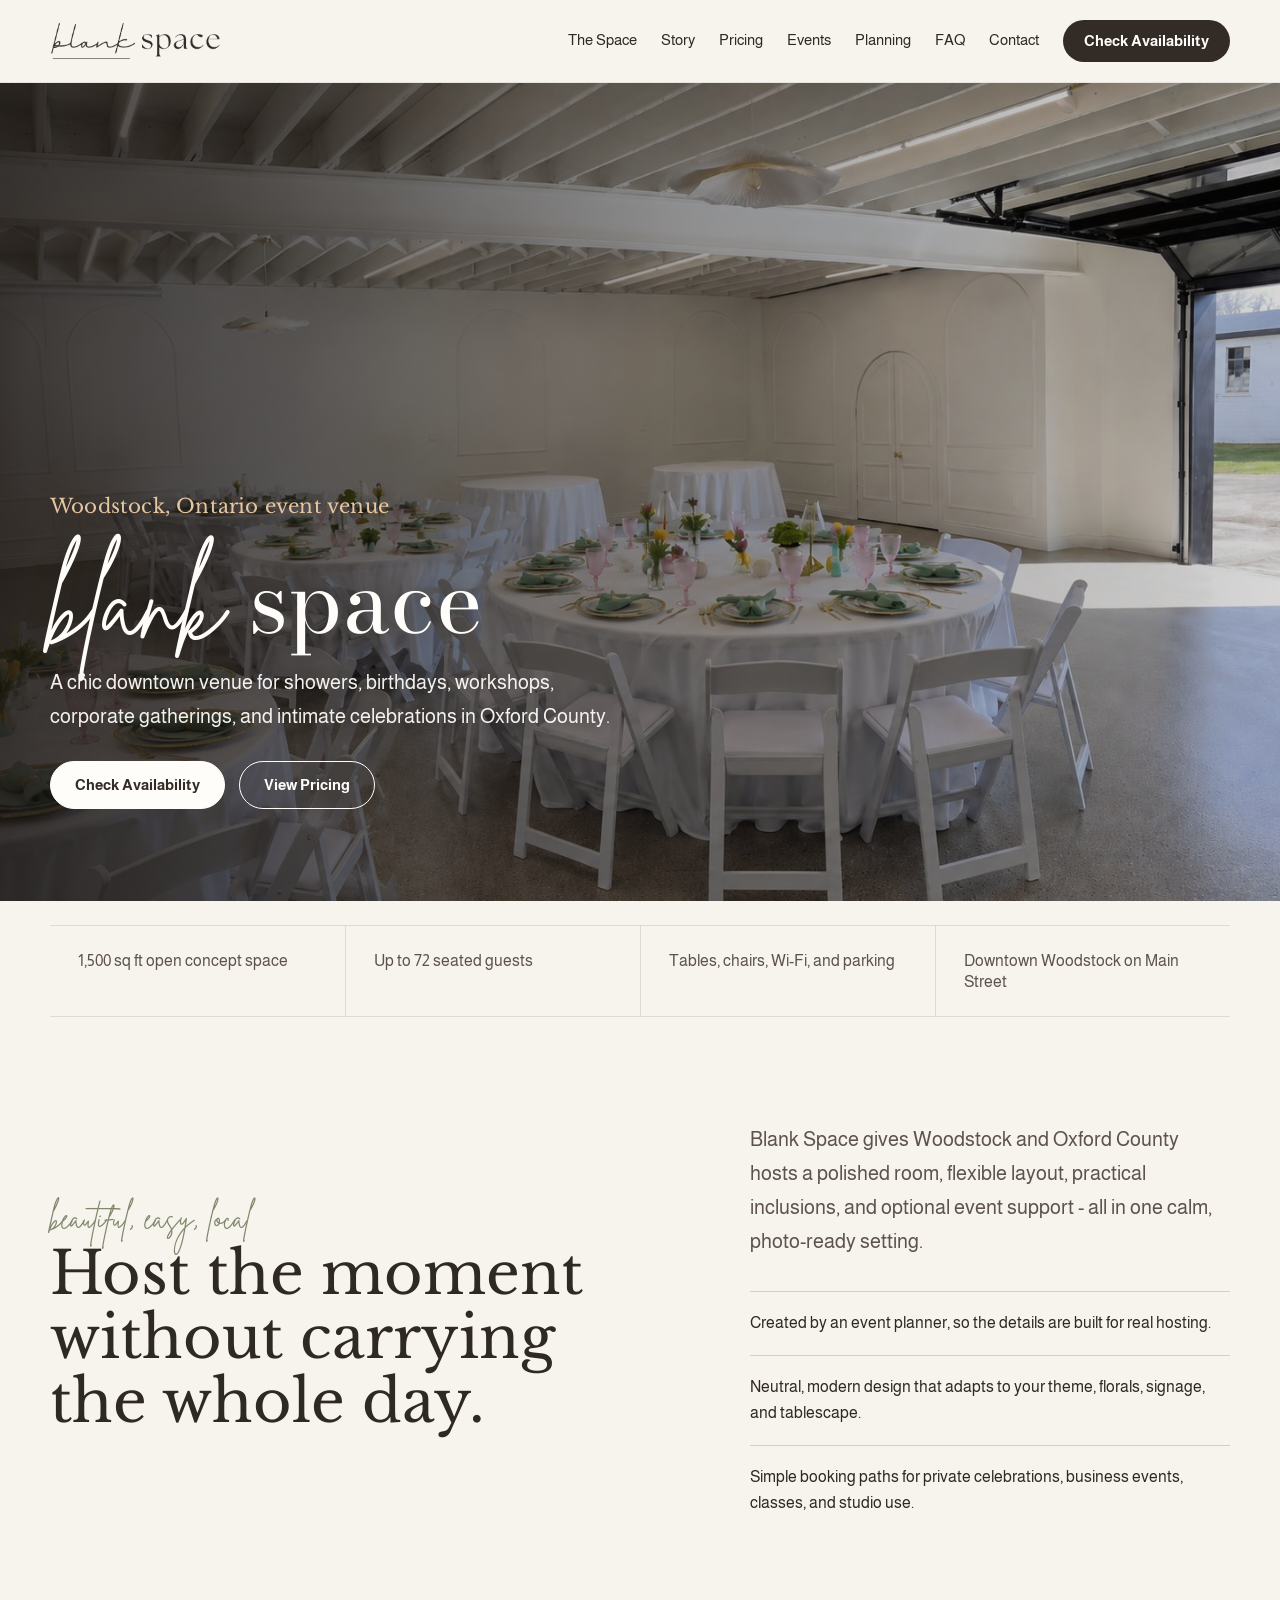
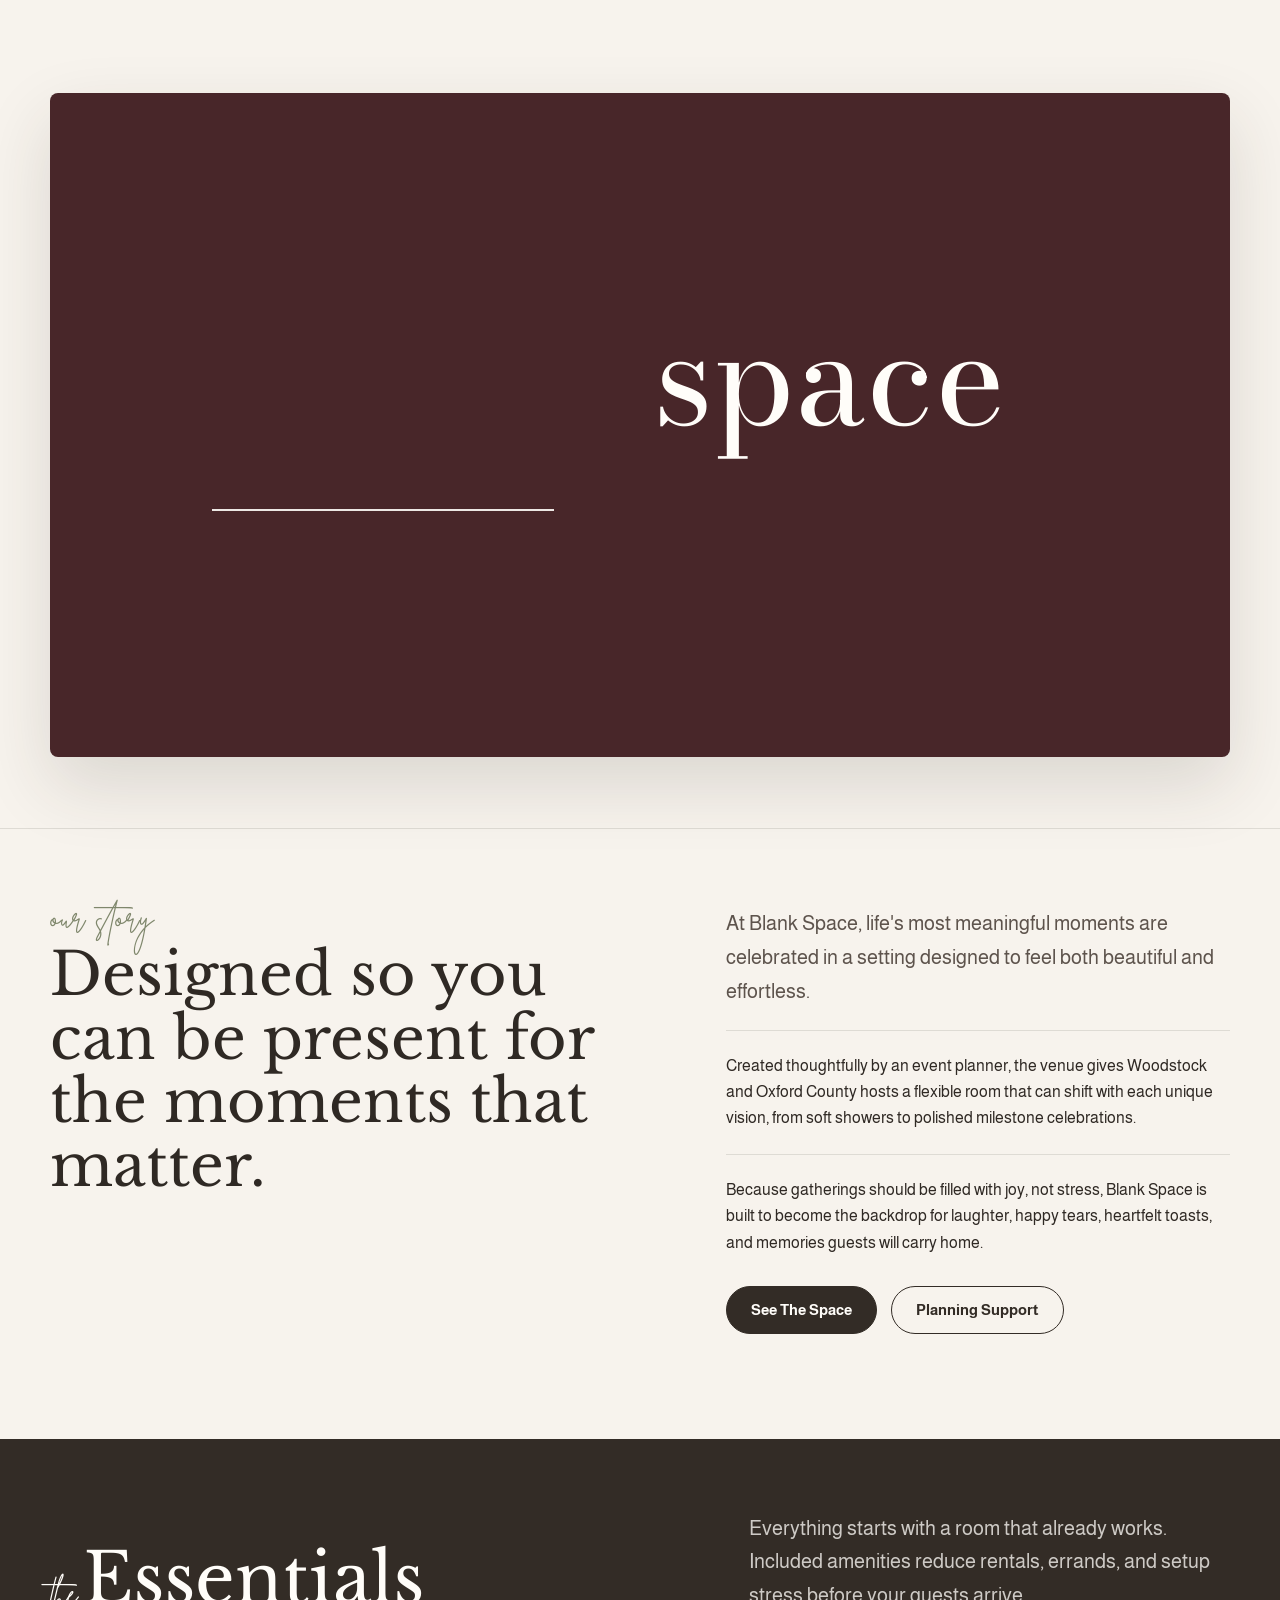
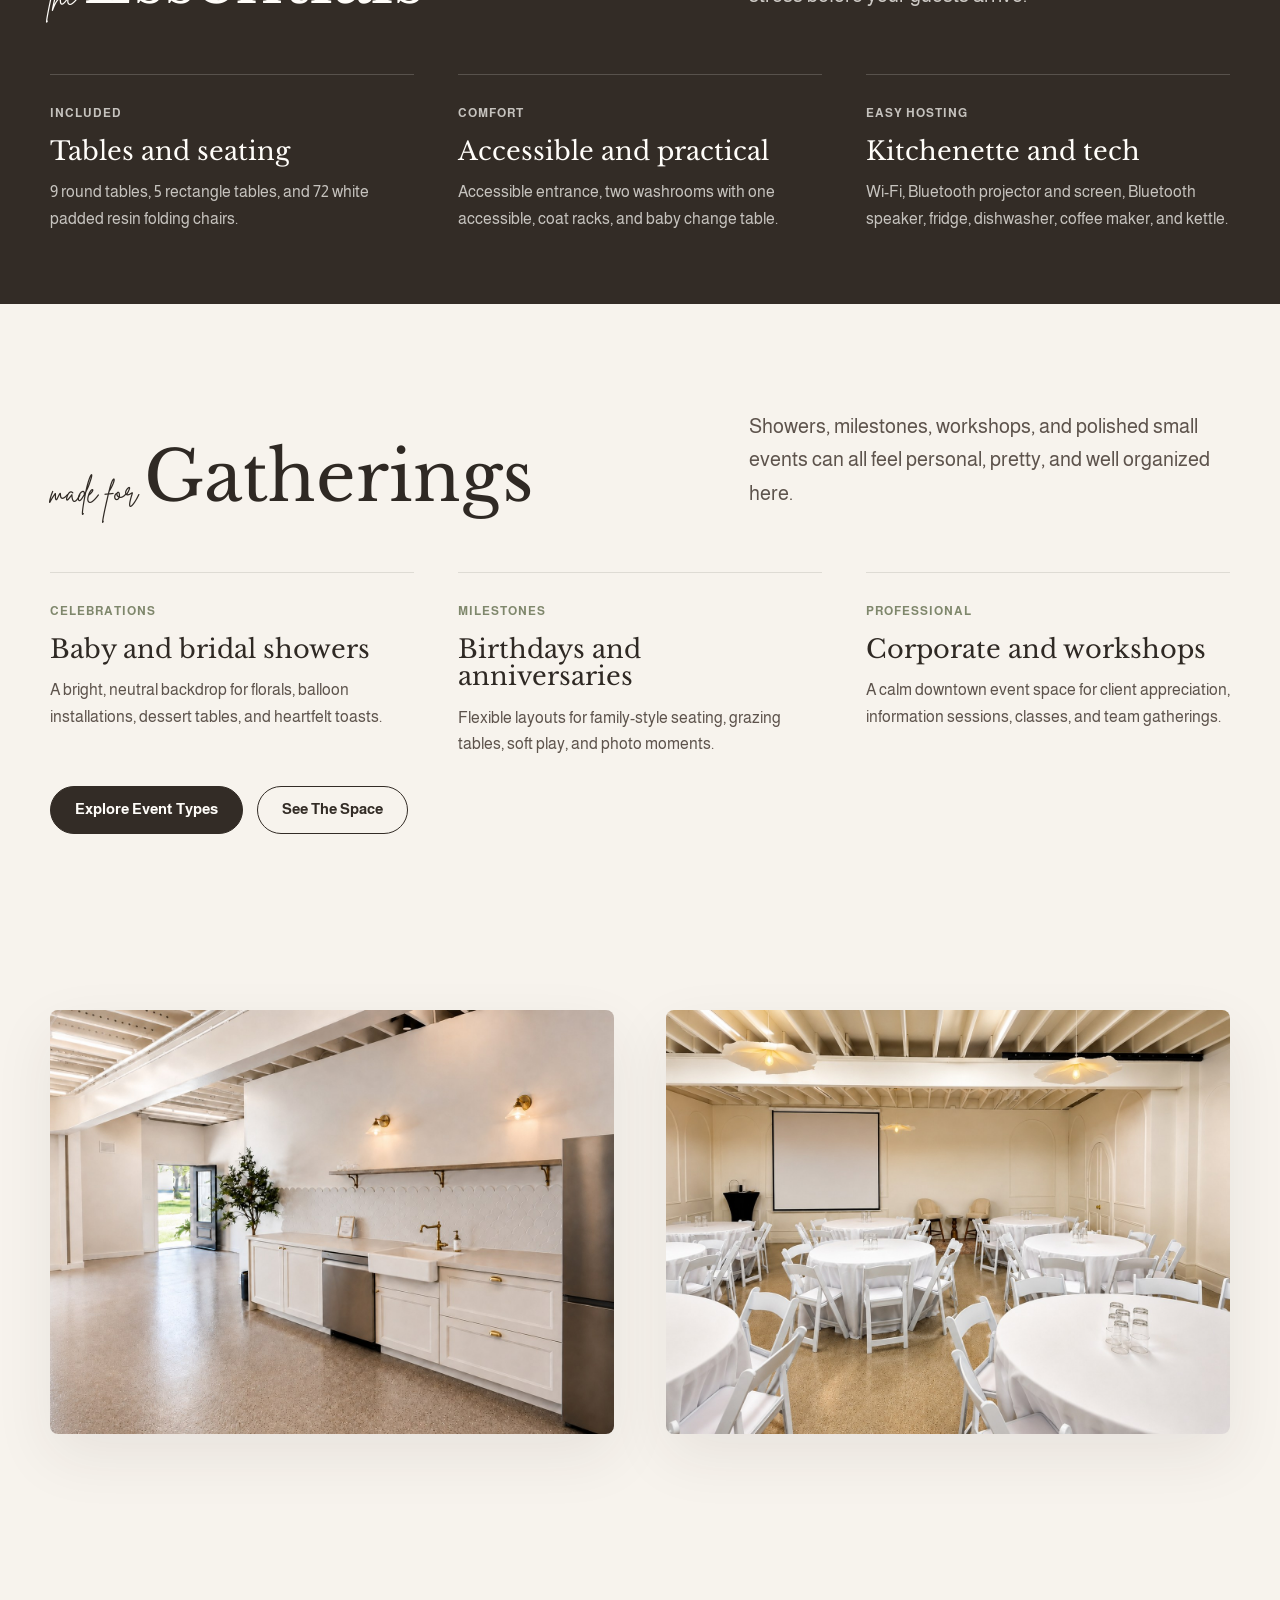
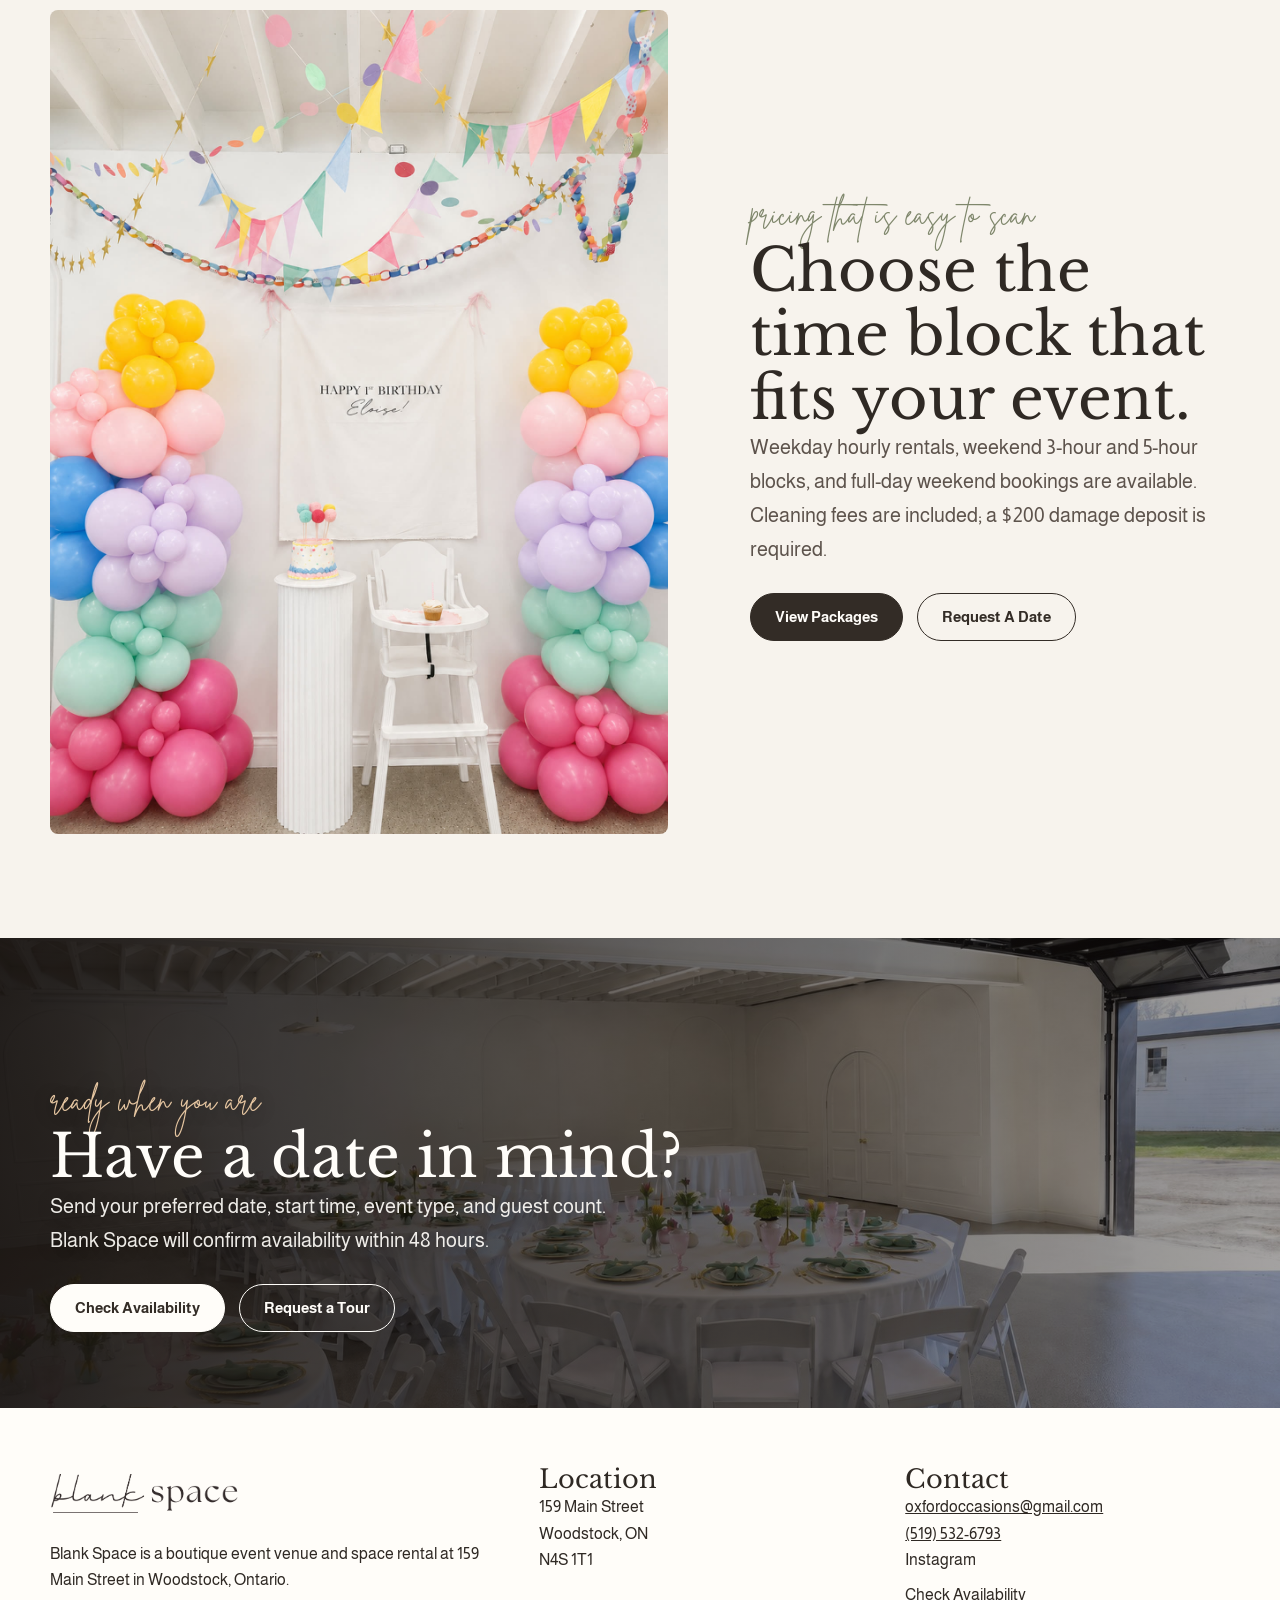
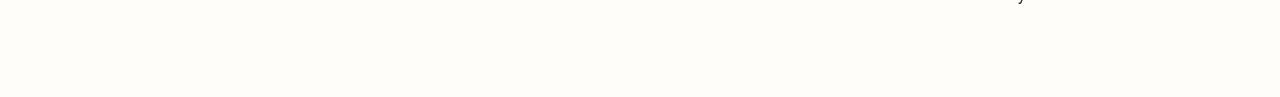
<file: site-redesign/index.html>
<!doctype html>
<html lang="en-CA">
  <head>
    <meta charset="utf-8">
    <meta name="viewport" content="width=device-width, initial-scale=1">
    <title>Blank Space | Event Venue & Space Rental in Woodstock, Ontario</title>
    <meta name="description" content="Host showers, birthdays, workshops, corporate events, and intimate celebrations at Blank Space, a chic 1,500 sq ft event venue in downtown Woodstock, Ontario.">
    <link rel="canonical" href="https://www.blankspacewoodstock.ca/">
    <meta property="og:title" content="Blank Space | Woodstock Event Venue">
    <meta property="og:description" content="A chic 1,500 sq ft event venue in downtown Woodstock for showers, birthdays, workshops, corporate events, and intimate gatherings.">
    <meta property="og:image" content="assets/images/blank-space-event-room-tables-wide.jpg">
    <link rel="stylesheet" href="styles.css">
    <script type="application/ld+json">
      {
        "@context": "https://schema.org",
        "@type": "LocalBusiness",
        "name": "Blank Space",
        "image": "https://www.blankspacewoodstock.ca/assets/images/blank-space-event-room-tables-wide.jpg",
        "url": "https://www.blankspacewoodstock.ca/",
        "telephone": "+15195326793",
        "email": "oxfordoccasions@gmail.com",
        "address": {
          "@type": "PostalAddress",
          "streetAddress": "159 Main Street",
          "addressLocality": "Woodstock",
          "addressRegion": "ON",
          "postalCode": "N4S 1T1",
          "addressCountry": "CA"
        },
        "description": "A boutique event venue and space rental in downtown Woodstock, Ontario for showers, birthdays, workshops, corporate events, and intimate celebrations.",
        "priceRange": "$$"
      }
    </script>
  </head>
  <body>
    <a class="skip-link" href="#main">Skip to content</a>
    <header class="site-header">
      <div class="nav-wrap">
        <a class="brand" href="index.html" aria-label="Blank Space home">
          <img src="assets/images/blank-space-logo.png" alt="Blank Space">
        </a>
        <button class="nav-toggle" type="button" aria-expanded="false" aria-controls="site-nav" aria-label="Open menu" data-nav-toggle>
          <span></span><span></span>
        </button>
        <nav class="site-nav" id="site-nav" aria-label="Main navigation" data-nav>
          <a href="space.html">The Space</a>
          <a href="index.html#our-story">Story</a>
          <a href="pricing.html">Pricing</a>
          <a href="events.html">Events</a>
          <a href="planning.html">Planning</a>
          <a href="faq.html">FAQ</a>
          <a href="contact.html">Contact</a>
          <a class="button" href="book.html">Check Availability</a>
        </nav>
      </div>
    </header>

    <main id="main">
      <section class="hero" style="--hero-image: url('assets/images/blank-space-event-room-tables-wide.jpg'); --hero-position: center 54%;">
        <div class="hero-inner">
          <div class="hero-copy reveal">
            <p class="hero-kicker">Woodstock, Ontario event venue</p>
            <h1 class="hero-brand"><span class="hero-brand-script">blank</span><span class="hero-brand-serif">space</span></h1>
            <p class="lead">A chic downtown venue for showers, birthdays, workshops, corporate gatherings, and intimate celebrations in Oxford County.</p>
            <div class="hero-actions">
              <a class="button light" href="book.html">Check Availability</a>
              <a class="button secondary light" href="pricing.html">View Pricing</a>
            </div>
          </div>
        </div>
      </section>

      <section class="hero-facts-section" aria-label="Venue highlights">
        <div class="container hero-facts reveal">
          <span>1,500 sq ft open concept space</span>
          <span>Up to 72 seated guests</span>
          <span>Tables, chairs, Wi-Fi, and parking</span>
          <span>Downtown Woodstock on Main Street</span>
        </div>
      </section>

      <section class="section">
        <div class="container split">
          <div class="reveal">
            <span class="script">beautiful, easy, local</span>
            <h2>Host the moment without carrying the whole day.</h2>
          </div>
          <div class="reveal">
            <p class="lead">Blank Space gives Woodstock and Oxford County hosts a polished room, flexible layout, practical inclusions, and optional event support - all in one calm, photo-ready setting.</p>
            <ul class="list-clean">
              <li>Created by an event planner, so the details are built for real hosting.</li>
              <li>Neutral, modern design that adapts to your theme, florals, signage, and tablescape.</li>
              <li>Simple booking paths for private celebrations, business events, classes, and studio use.</li>
            </ul>
          </div>
        </div>
      </section>

      <section class="section tight video-section">
        <div class="container">
          <div class="video-frame brand-motion-frame reveal" aria-label="Animated Blank Space brand mark">
            <div class="brand-motion" aria-hidden="true">
              <span class="motion-line motion-line-left"></span>
              <span class="motion-script motion-script-one">shower</span>
              <span class="motion-script motion-script-two">engagement</span>
              <span class="motion-script motion-script-three">corporate</span>
              <span class="motion-serif">space</span>
            </div>
          </div>
        </div>
      </section>

      <section class="section story-section" id="our-story">
        <div class="container story-layout reveal">
          <div>
            <span class="script">our story</span>
            <h2>Designed so you can be present for the moments that matter.</h2>
          </div>
          <div class="story-copy">
            <p class="lead">At Blank Space, life's most meaningful moments are celebrated in a setting designed to feel both beautiful and effortless.</p>
            <p>Created thoughtfully by an event planner, the venue gives Woodstock and Oxford County hosts a flexible room that can shift with each unique vision, from soft showers to polished milestone celebrations.</p>
            <p>Because gatherings should be filled with joy, not stress, Blank Space is built to become the backdrop for laughter, happy tears, heartfelt toasts, and memories guests will carry home.</p>
            <div class="actions">
              <a class="button" href="space.html">See The Space</a>
              <a class="button secondary" href="planning.html">Planning Support</a>
            </div>
          </div>
        </div>
      </section>

      <section class="section tight feature-band">
        <div class="container">
          <div class="section-head reveal">
            <div class="title-fusion compact">
              <span class="script">the</span>
              <h2>Essentials</h2>
            </div>
            <p class="lead">Everything starts with a room that already works. Included amenities reduce rentals, errands, and setup stress before your guests arrive.</p>
          </div>
          <div class="feature-grid reveal">
            <article class="panel">
              <p class="meta">Included</p>
              <h3>Tables and seating</h3>
              <p>9 round tables, 5 rectangle tables, and 72 white padded resin folding chairs.</p>
            </article>
            <article class="panel">
              <p class="meta">Comfort</p>
              <h3>Accessible and practical</h3>
              <p>Accessible entrance, two washrooms with one accessible, coat racks, and baby change table.</p>
            </article>
            <article class="panel">
              <p class="meta">Easy hosting</p>
              <h3>Kitchenette and tech</h3>
              <p>Wi-Fi, Bluetooth projector and screen, Bluetooth speaker, fridge, dishwasher, coffee maker, and kettle.</p>
            </article>
          </div>
        </div>
      </section>

      <section class="section">
        <div class="container">
          <div class="section-head reveal">
            <div class="title-fusion compact">
              <span class="script">made for</span>
              <h2>Gatherings</h2>
            </div>
            <p class="lead">Showers, milestones, workshops, and polished small events can all feel personal, pretty, and well organized here.</p>
          </div>
          <div class="event-grid reveal">
            <article class="panel">
              <p class="meta">Celebrations</p>
              <h3>Baby and bridal showers</h3>
              <p>A bright, neutral backdrop for florals, balloon installations, dessert tables, and heartfelt toasts.</p>
            </article>
            <article class="panel">
              <p class="meta">Milestones</p>
              <h3>Birthdays and anniversaries</h3>
              <p>Flexible layouts for family-style seating, grazing tables, soft play, and photo moments.</p>
            </article>
            <article class="panel">
              <p class="meta">Professional</p>
              <h3>Corporate and workshops</h3>
              <p>A calm downtown event space for client appreciation, information sessions, classes, and team gatherings.</p>
            </article>
          </div>
          <div class="actions reveal">
            <a class="button" href="events.html">Explore Event Types</a>
            <a class="button secondary" href="space.html">See The Space</a>
          </div>
        </div>
      </section>

      <section class="section tight">
        <div class="container room-photo-grid reveal" aria-label="Blank Space venue gallery">
          <img src="assets/images/blank-space-kitchenette-wide.jpg" alt="Kitchenette, open entry, and bright neutral finishes inside Blank Space in Woodstock">
          <img src="assets/images/blank-space-seated-layout-wide.jpg" alt="Round tables and white chairs set for a gathering at Blank Space">
        </div>
      </section>

      <section class="section">
        <div class="container split">
          <div class="media-frame tall reveal">
            <img src="assets/images/blank-space-kids-birthday-backdrop.jpg" alt="Colourful first birthday balloon and backdrop setup inside Blank Space">
          </div>
          <div class="reveal">
            <span class="script">pricing that is easy to scan</span>
            <h2>Choose the time block that fits your event.</h2>
            <p class="lead">Weekday hourly rentals, weekend 3-hour and 5-hour blocks, and full-day weekend bookings are available. Cleaning fees are included; a $200 damage deposit is required.</p>
            <div class="actions">
              <a class="button" href="pricing.html">View Packages</a>
              <a class="button secondary" href="book.html">Request A Date</a>
            </div>
          </div>
        </div>
      </section>

      <section class="dark-cta" style="--cta-image: url('assets/images/blank-space-event-room-tables-wide.jpg');">
        <div class="container reveal">
          <span class="script">ready when you are</span>
          <h2>Have a date in mind?</h2>
          <p class="lead">Send your preferred date, start time, event type, and guest count. Blank Space will confirm availability within 48 hours.</p>
          <div class="actions">
            <a class="button light" href="book.html">Check Availability</a>
            <a class="button secondary light" href="contact.html">Request a Tour</a>
          </div>
        </div>
      </section>
    </main>

    <footer class="site-footer">
      <div class="container footer-grid">
        <div>
          <img class="footer-logo" src="assets/images/blank-space-logo.png" alt="Blank Space">
          <p>Blank Space is a boutique event venue and space rental at 159 Main Street in Woodstock, Ontario.</p>
        </div>
        <div>
          <h3>Location</h3>
          <p>159 Main Street<br>Woodstock, ON<br>N4S 1T1</p>
        </div>
        <div>
          <h3>Contact</h3>
          <p><a href="mailto:oxfordoccasions@gmail.com">oxfordoccasions@gmail.com</a><br><a href="tel:+15195326793">(519) 532-6793</a></p>
          <nav class="footer-nav" aria-label="Footer navigation">
            <a href="https://www.instagram.com/blankspace.woodstock/">Instagram</a>
            <a href="book.html">Check Availability</a>
          </nav>
        </div>
      </div>
    </footer>

    <div class="mobile-cta" aria-label="Quick actions">
      <a class="button" href="book.html">Book</a>
      <a class="button secondary" href="tel:+15195326793">Call</a>
    </div>
    <script src="script.js" defer></script>
  </body>
</html>
</file>
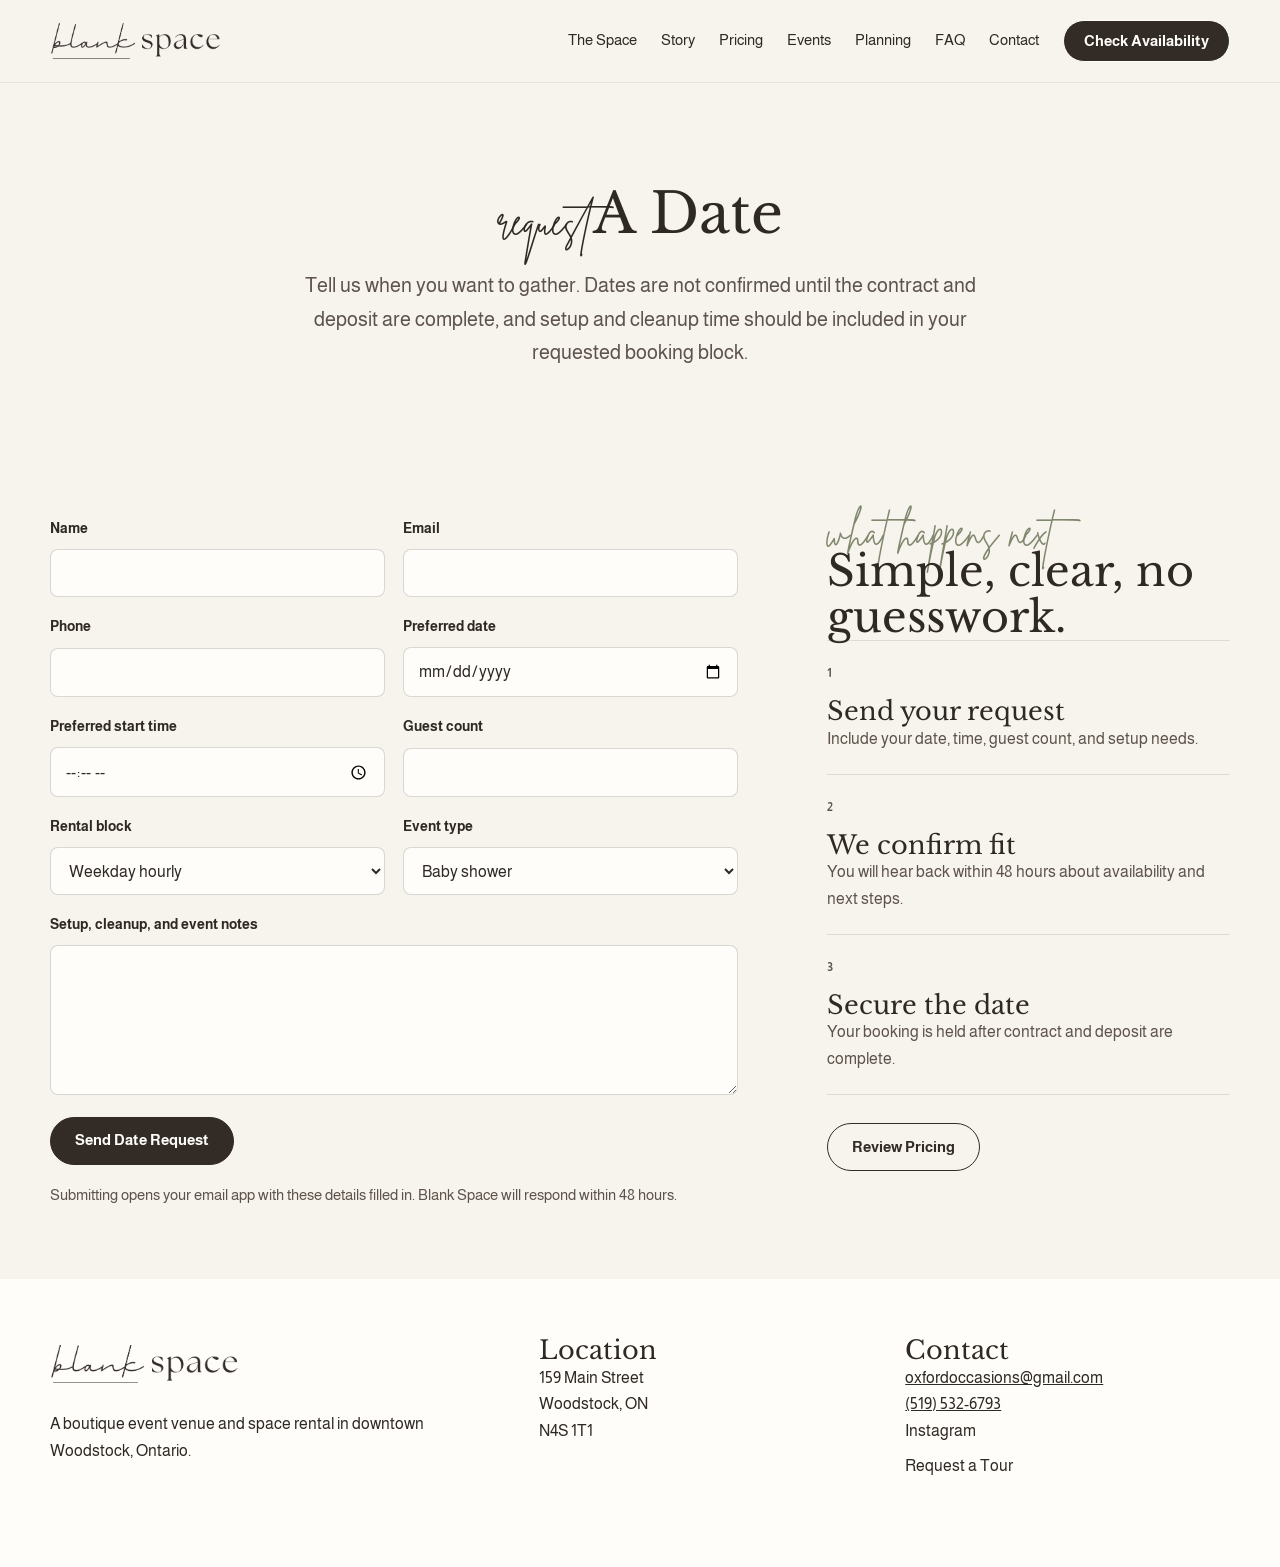
<file: site-redesign/book.html>
<!doctype html>
<html lang="en-CA">
  <head>
    <meta charset="utf-8">
    <meta name="viewport" content="width=device-width, initial-scale=1">
    <title>Check Availability | Blank Space Woodstock Event Venue</title>
    <meta name="description" content="Request a date for Blank Space, a chic event venue in downtown Woodstock, Ontario. Submit your preferred date, time block, event type, and guest count.">
    <link rel="canonical" href="https://www.blankspacewoodstock.ca/book">
    <meta property="og:title" content="Check Availability | Blank Space Woodstock">
    <meta property="og:description" content="Request your preferred event date at Blank Space in downtown Woodstock.">
    <meta property="og:image" content="assets/images/blank-space-event-room-tables-wide.jpg">
    <link rel="stylesheet" href="styles.css">
  </head>
  <body>
    <a class="skip-link" href="#main">Skip to content</a>
    <header class="site-header"><div class="nav-wrap"><a class="brand" href="index.html" aria-label="Blank Space home"><img src="assets/images/blank-space-logo.png" alt="Blank Space"></a><button class="nav-toggle" type="button" aria-expanded="false" aria-controls="site-nav" aria-label="Open menu" data-nav-toggle><span></span><span></span></button><nav class="site-nav" id="site-nav" aria-label="Main navigation" data-nav><a href="space.html">The Space</a><a href="index.html#our-story">Story</a><a href="pricing.html">Pricing</a><a href="events.html">Events</a><a href="planning.html">Planning</a><a href="faq.html">FAQ</a><a href="contact.html">Contact</a><a class="button" href="book.html" aria-current="page">Check Availability</a></nav></div></header>

    <main id="main">
      <section class="page-hero centered">
        <div class="container">
          <div class="reveal title-fusion center"><span class="eyebrow">request</span><h1>A Date</h1></div>
          <p class="lead reveal">Tell us when you want to gather. Dates are not confirmed until the contract and deposit are complete, and setup and cleanup time should be included in your requested booking block.</p>
        </div>
      </section>

      <section class="section tight">
        <div class="container booking-shell">
          <form class="form-panel reveal" data-mail-form>
            <input type="hidden" name="subject" value="Blank Space availability request">
            <div class="form-grid">
              <div class="field"><label for="name">Name</label><input id="name" name="name" autocomplete="name" required></div>
              <div class="field"><label for="email">Email</label><input id="email" name="email" type="email" autocomplete="email" required></div>
              <div class="field"><label for="phone">Phone</label><input id="phone" name="phone" autocomplete="tel" required></div>
              <div class="field"><label for="date">Preferred date</label><input id="date" name="preferred-date" type="date" required></div>
              <div class="field"><label for="start">Preferred start time</label><input id="start" name="preferred-start-time" type="time" required></div>
              <div class="field"><label for="guests">Guest count</label><input id="guests" name="guest-count" type="number" min="1" max="72" required></div>
              <div class="field"><label for="block">Rental block</label><select id="block" name="rental-block"><option>Weekday hourly</option><option>Weekday full day</option><option>Weekend 3-hour</option><option>Weekend 5-hour</option><option>Weekend full day</option><option>Not sure yet</option></select></div>
              <div class="field"><label for="event-type">Event type</label><select id="event-type" name="event-type"><option>Baby shower</option><option>Bridal shower</option><option>Birthday</option><option>Engagement or anniversary</option><option>Corporate event</option><option>Workshop or class</option><option>Studio rental</option><option>Other</option></select></div>
              <div class="field full"><label for="notes">Setup, cleanup, and event notes</label><textarea id="notes" name="notes" required></textarea></div>
            </div>
            <button class="button" type="submit">Send Date Request</button>
            <p class="form-note" data-form-status>Submitting opens your email app with these details filled in. Blank Space will respond within 48 hours.</p>
          </form>
          <aside class="booking-aside reveal">
            <span class="script">what happens next</span>
            <h2>Simple, clear, no guesswork.</h2>
            <div class="process-list">
              <article><p class="meta">1</p><h3>Send your request</h3><p>Include your date, time, guest count, and setup needs.</p></article>
              <article><p class="meta">2</p><h3>We confirm fit</h3><p>You will hear back within 48 hours about availability and next steps.</p></article>
              <article><p class="meta">3</p><h3>Secure the date</h3><p>Your booking is held after contract and deposit are complete.</p></article>
            </div>
            <div class="actions"><a class="button secondary" href="pricing.html">Review Pricing</a></div>
          </aside>
        </div>
      </section>
    </main>

    <footer class="site-footer"><div class="container footer-grid"><div><img class="footer-logo" src="assets/images/blank-space-logo.png" alt="Blank Space"><p>A boutique event venue and space rental in downtown Woodstock, Ontario.</p></div><div><h3>Location</h3><p>159 Main Street<br>Woodstock, ON<br>N4S 1T1</p></div><div><h3>Contact</h3><p><a href="mailto:oxfordoccasions@gmail.com">oxfordoccasions@gmail.com</a><br><a href="tel:+15195326793">(519) 532-6793</a></p><nav class="footer-nav" aria-label="Footer navigation"><a href="https://www.instagram.com/blankspace.woodstock/">Instagram</a><a href="contact.html">Request a Tour</a></nav></div></div></footer>
    <script src="script.js" defer></script>
  </body>
</html>
</file>
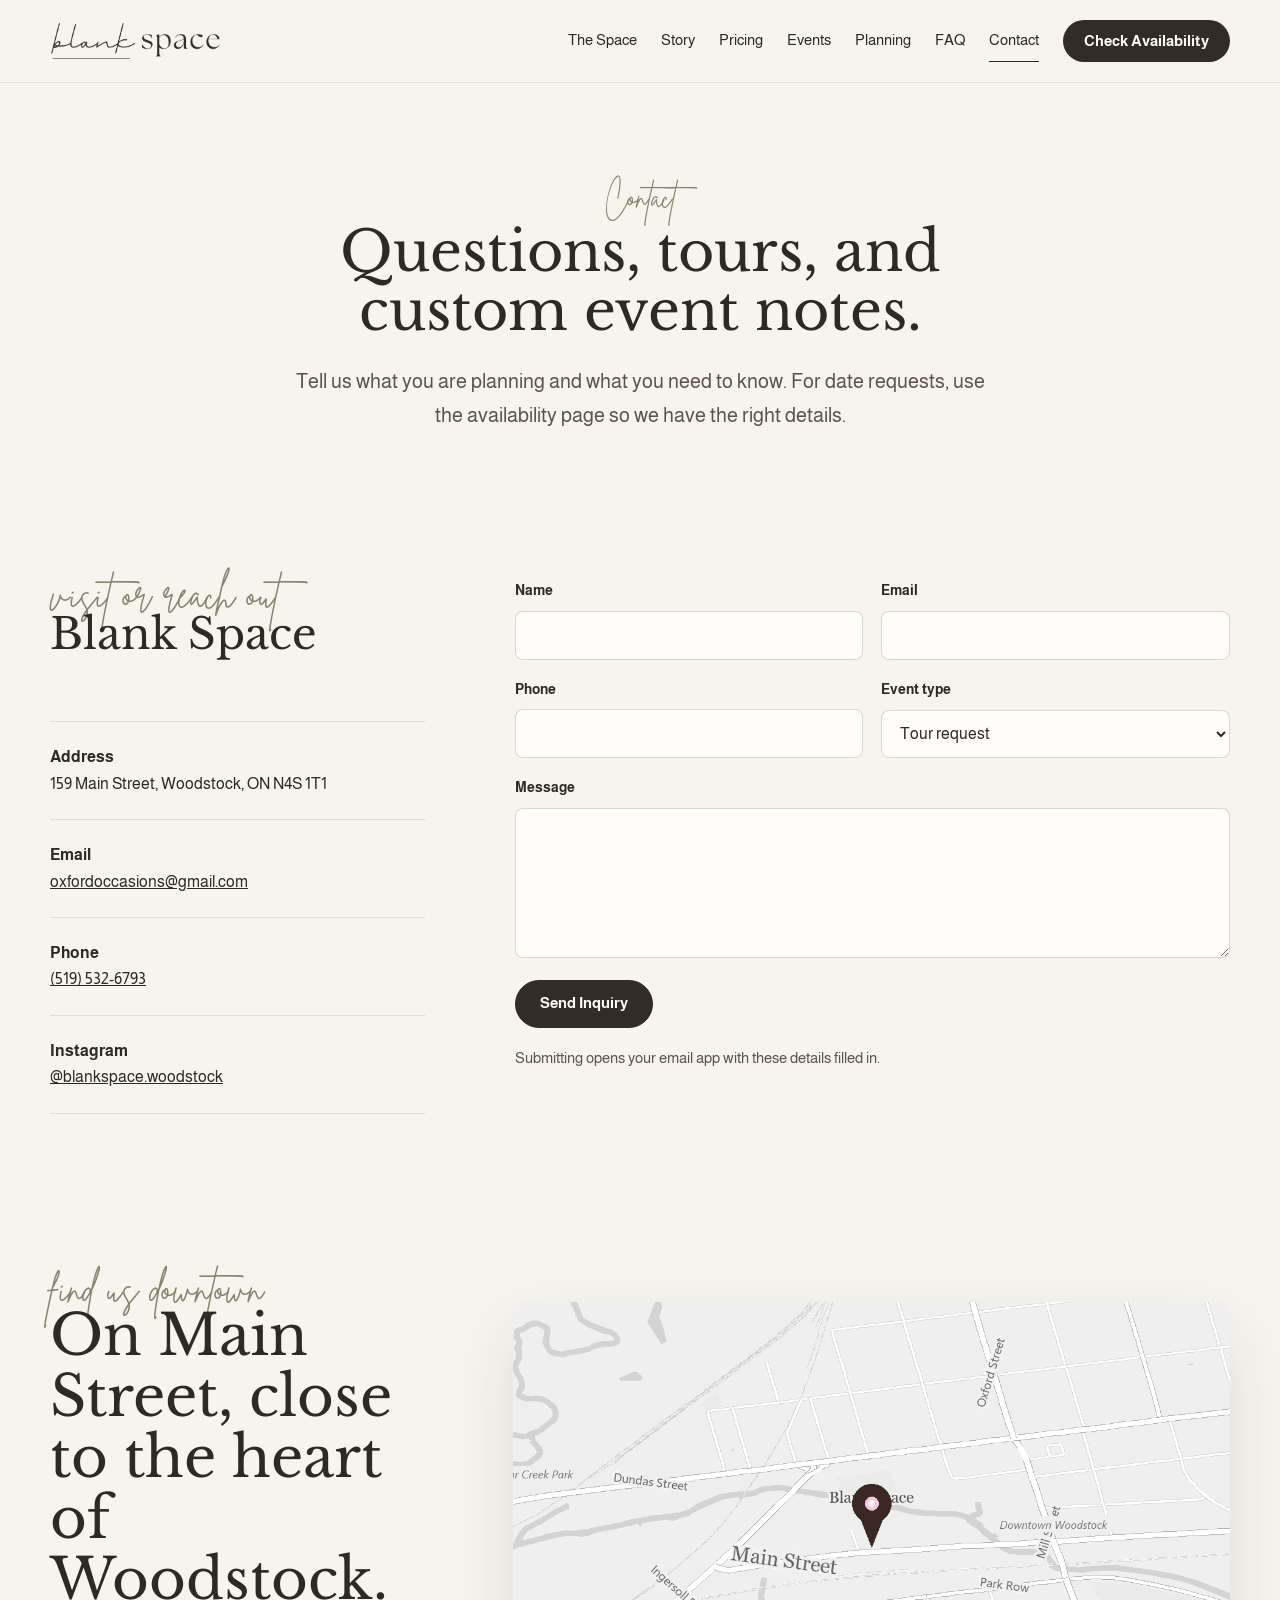
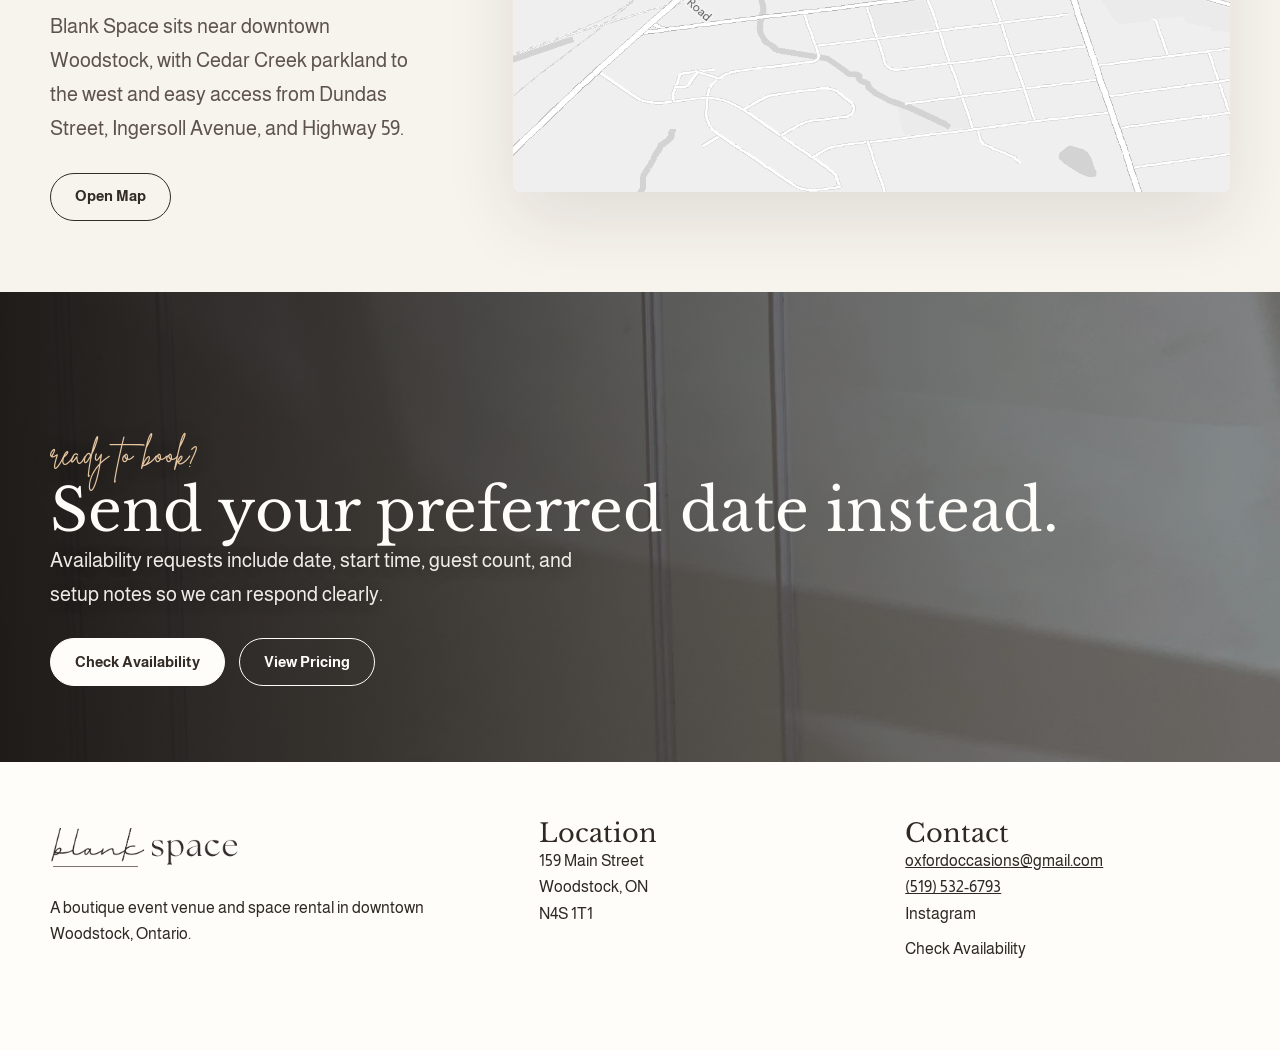
<file: site-redesign/contact.html>
<!doctype html>
<html lang="en-CA">
  <head>
    <meta charset="utf-8">
    <meta name="viewport" content="width=device-width, initial-scale=1">
    <title>Contact Blank Space | Woodstock Event Venue Tours & Inquiries</title>
    <meta name="description" content="Contact Blank Space in Woodstock, Ontario to request a tour, ask about venue rental, or get help planning a shower, birthday, workshop, or corporate event.">
    <link rel="canonical" href="https://www.blankspacewoodstock.ca/contact">
    <meta property="og:title" content="Contact Blank Space Woodstock">
    <meta property="og:description" content="Request a tour or ask a question about Blank Space event venue rental in downtown Woodstock.">
    <meta property="og:image" content="assets/images/arched-entry-detail.jpeg">
    <link rel="stylesheet" href="styles.css">
  </head>
  <body>
    <a class="skip-link" href="#main">Skip to content</a>
    <header class="site-header"><div class="nav-wrap"><a class="brand" href="index.html" aria-label="Blank Space home"><img src="assets/images/blank-space-logo.png" alt="Blank Space"></a><button class="nav-toggle" type="button" aria-expanded="false" aria-controls="site-nav" aria-label="Open menu" data-nav-toggle><span></span><span></span></button><nav class="site-nav" id="site-nav" aria-label="Main navigation" data-nav><a href="space.html">The Space</a><a href="index.html#our-story">Story</a><a href="pricing.html">Pricing</a><a href="events.html">Events</a><a href="planning.html">Planning</a><a href="faq.html">FAQ</a><a href="contact.html" aria-current="page">Contact</a><a class="button" href="book.html">Check Availability</a></nav></div></header>

    <main id="main">
      <section class="page-hero centered">
        <div class="container">
          <div class="reveal"><span class="eyebrow">Contact</span><h1>Questions, tours, and custom event notes.</h1></div>
          <p class="lead reveal">Tell us what you are planning and what you need to know. For date requests, use the availability page so we have the right details.</p>
        </div>
      </section>

      <section class="section tight">
        <div class="container contact-shell">
          <div class="reveal">
            <span class="script">visit or reach out</span>
            <h2>Blank Space</h2>
            <ul class="contact-card">
              <li><strong>Address</strong><br>159 Main Street, Woodstock, ON N4S 1T1</li>
              <li><strong>Email</strong><br><a href="mailto:oxfordoccasions@gmail.com">oxfordoccasions@gmail.com</a></li>
              <li><strong>Phone</strong><br><a href="tel:+15195326793">(519) 532-6793</a></li>
              <li><strong>Instagram</strong><br><a href="https://www.instagram.com/blankspace.woodstock/">@blankspace.woodstock</a></li>
            </ul>
          </div>
          <form class="form-panel reveal" data-mail-form>
            <input type="hidden" name="subject" value="Blank Space contact inquiry">
            <div class="form-grid">
              <div class="field"><label for="name">Name</label><input id="name" name="name" autocomplete="name" required></div>
              <div class="field"><label for="email">Email</label><input id="email" name="email" type="email" autocomplete="email" required></div>
              <div class="field"><label for="phone">Phone</label><input id="phone" name="phone" autocomplete="tel"></div>
              <div class="field"><label for="event-type">Event type</label><select id="event-type" name="event-type"><option>Tour request</option><option>Baby shower</option><option>Bridal shower</option><option>Birthday</option><option>Corporate event</option><option>Workshop or class</option><option>Planning quote</option><option>Other</option></select></div>
              <div class="field full"><label for="message">Message</label><textarea id="message" name="message" required></textarea></div>
            </div>
            <button class="button" type="submit">Send Inquiry</button>
            <p class="form-note" data-form-status>Submitting opens your email app with these details filled in.</p>
          </form>
        </div>
      </section>

      <section class="section tight map-section" aria-labelledby="map-heading">
        <div class="container map-layout">
          <div class="reveal">
            <span class="script">find us downtown</span>
            <h2 id="map-heading">On Main Street, close to the heart of Woodstock.</h2>
            <p class="lead">Blank Space sits near downtown Woodstock, with Cedar Creek parkland to the west and easy access from Dundas Street, Ingersoll Avenue, and Highway 59.</p>
            <div class="actions">
              <a class="button secondary" href="https://www.openstreetmap.org/?mlat=43.125929&amp;mlon=-80.7689616#map=17/43.125929/-80.7689616" target="_blank" rel="noopener">Open Map</a>
            </div>
          </div>
          <figure class="map-frame reveal">
            <img src="assets/images/woodstock-openstreetmap.png" alt="OpenStreetMap view showing Blank Space at 159 Main Street in Woodstock, Ontario">
          </figure>
        </div>
      </section>

      <section class="dark-cta" style="--cta-image: url('assets/images/neutral-wall-detail.jpeg');">
        <div class="container reveal">
          <span class="script">ready to book?</span>
          <h2>Send your preferred date instead.</h2>
          <p class="lead">Availability requests include date, start time, guest count, and setup notes so we can respond clearly.</p>
          <div class="actions"><a class="button light" href="book.html">Check Availability</a><a class="button secondary light" href="pricing.html">View Pricing</a></div>
        </div>
      </section>
    </main>

    <footer class="site-footer"><div class="container footer-grid"><div><img class="footer-logo" src="assets/images/blank-space-logo.png" alt="Blank Space"><p>A boutique event venue and space rental in downtown Woodstock, Ontario.</p></div><div><h3>Location</h3><p>159 Main Street<br>Woodstock, ON<br>N4S 1T1</p></div><div><h3>Contact</h3><p><a href="mailto:oxfordoccasions@gmail.com">oxfordoccasions@gmail.com</a><br><a href="tel:+15195326793">(519) 532-6793</a></p><nav class="footer-nav" aria-label="Footer navigation"><a href="https://www.instagram.com/blankspace.woodstock/">Instagram</a><a href="book.html">Check Availability</a></nav></div></div></footer>
    <script src="script.js" defer></script>
  </body>
</html>
</file>
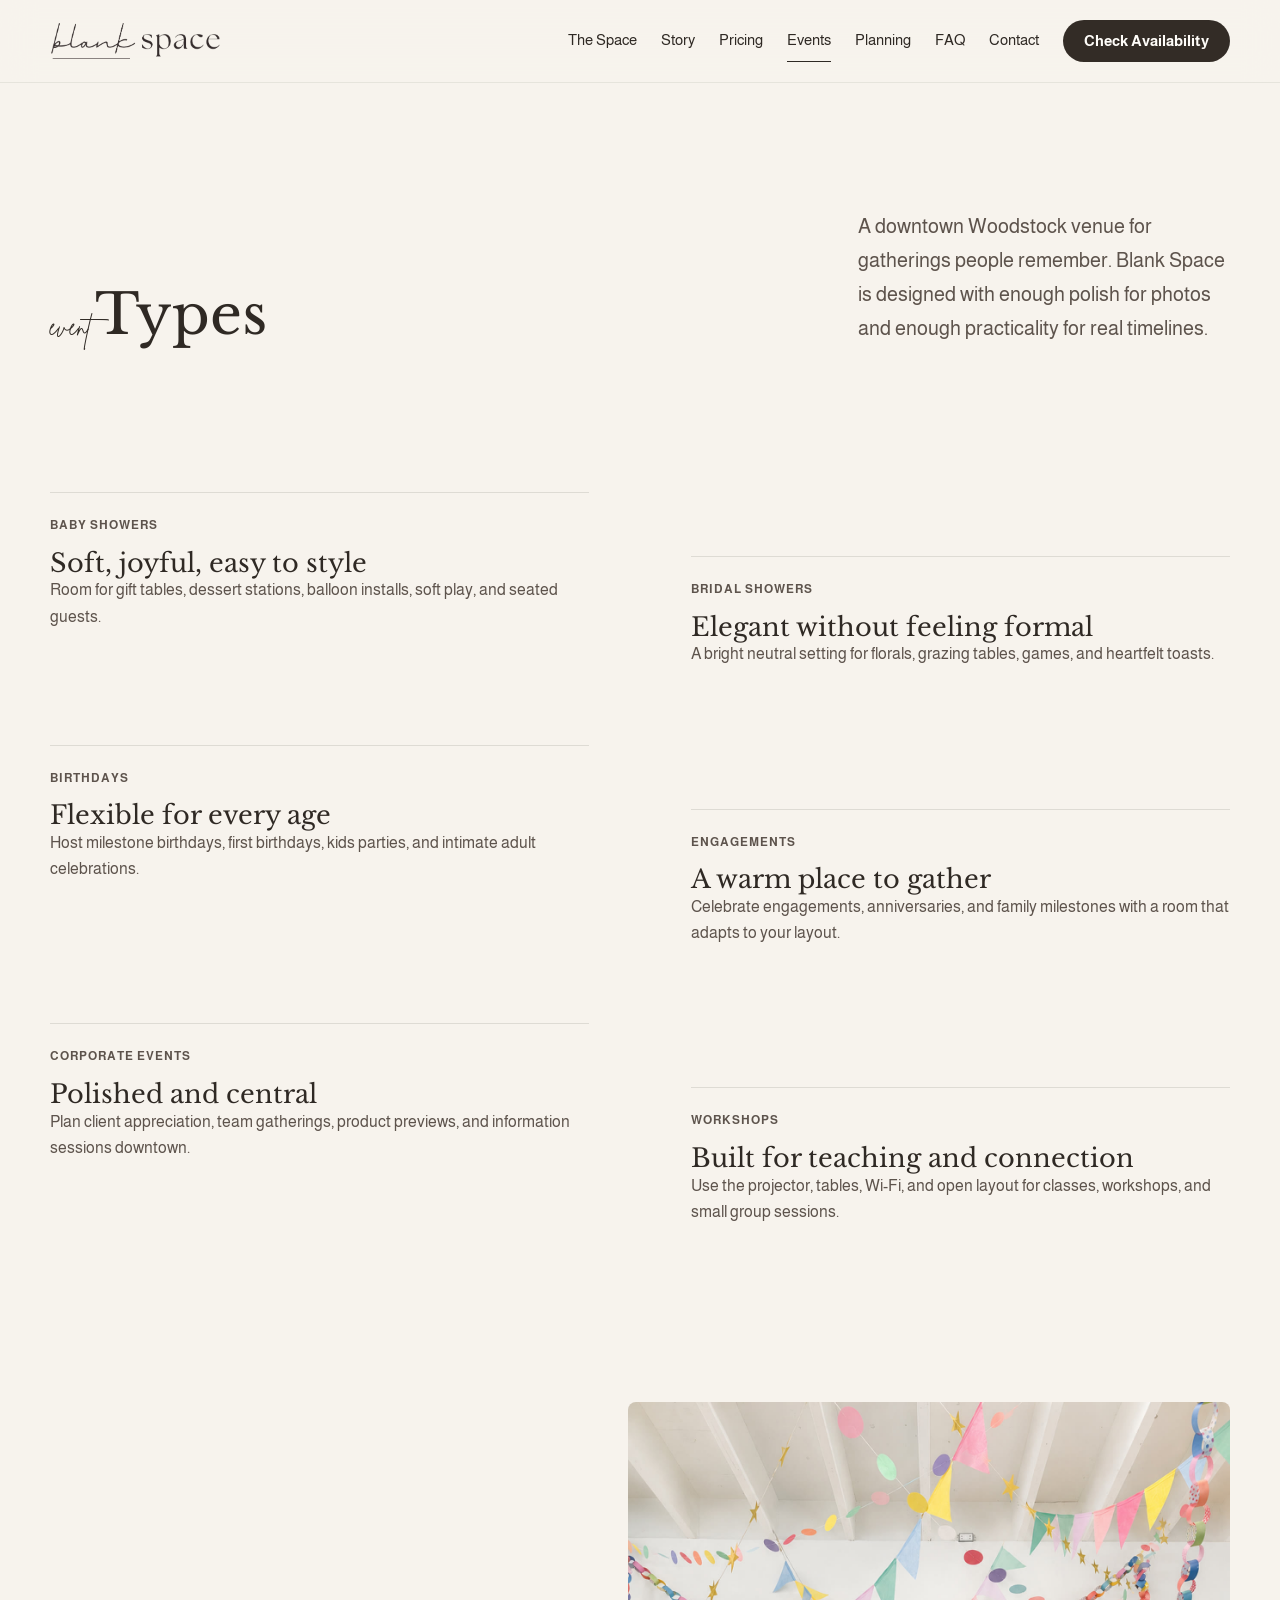
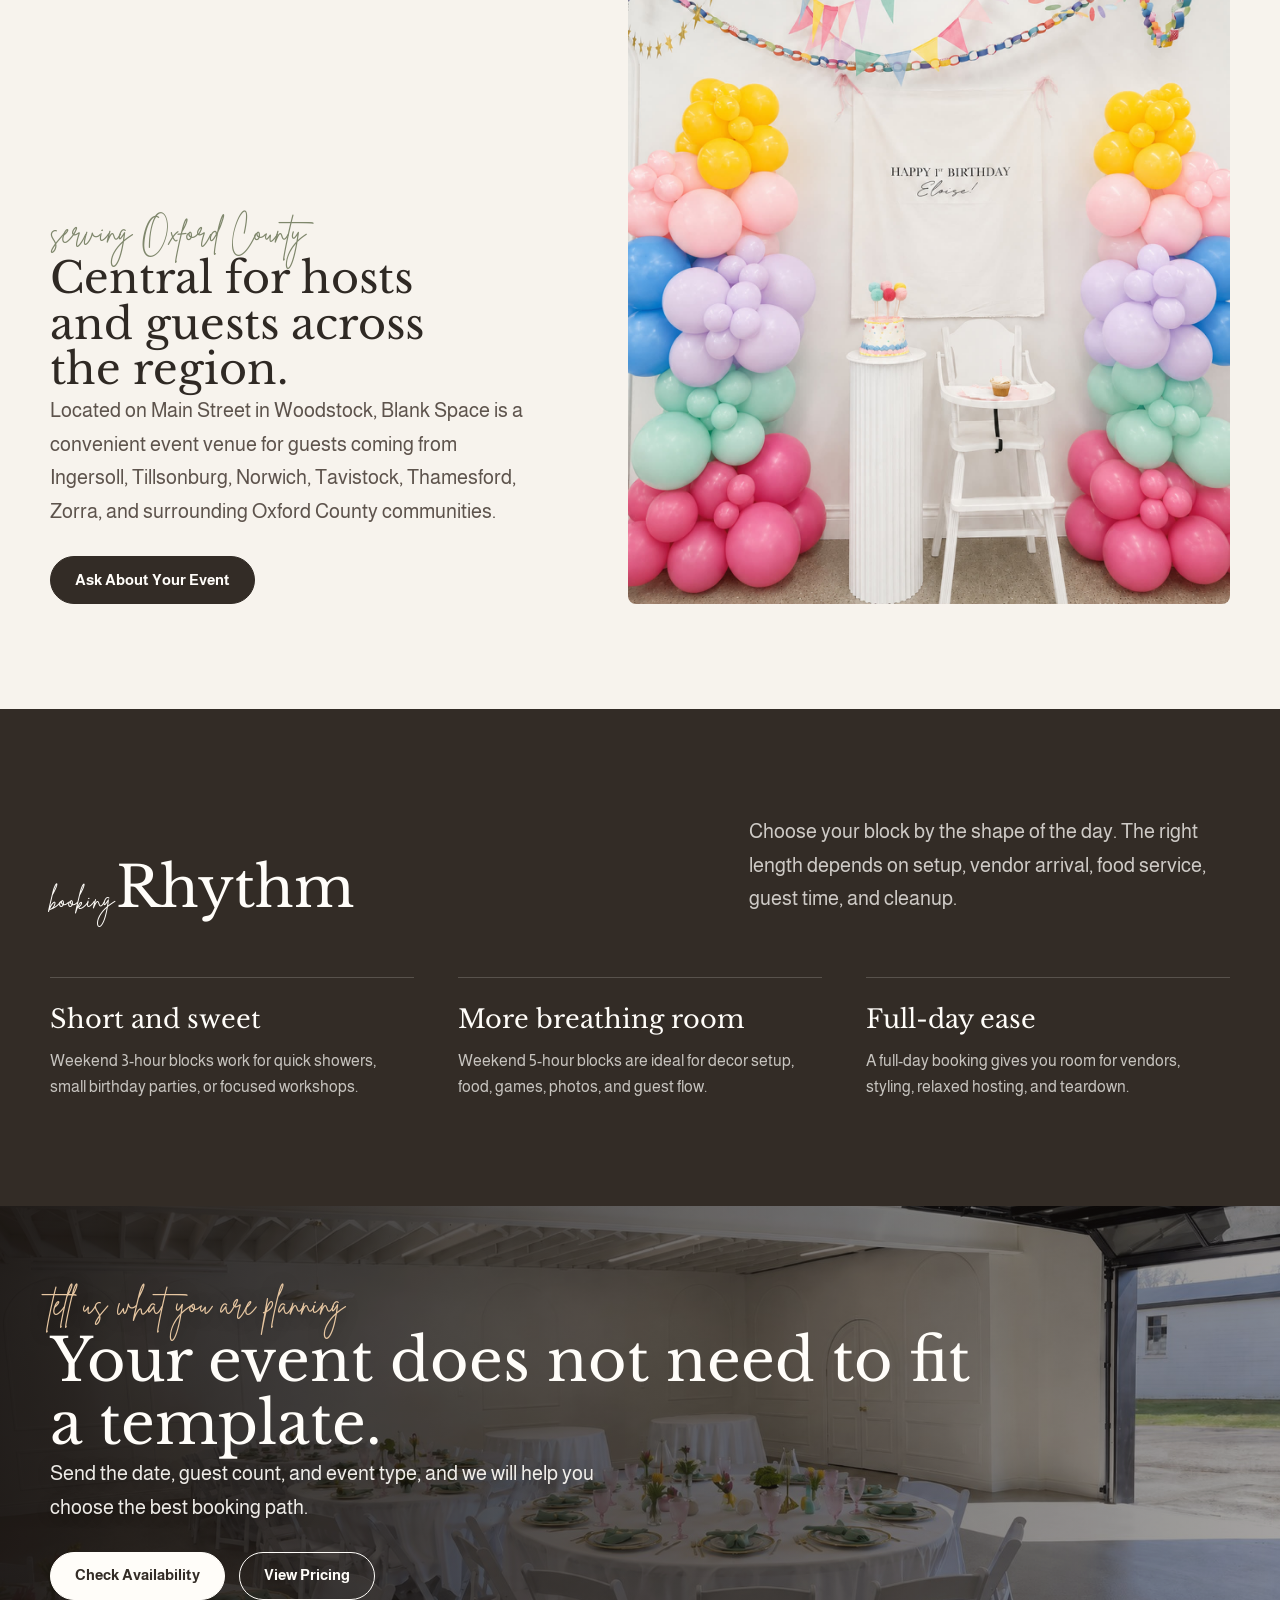
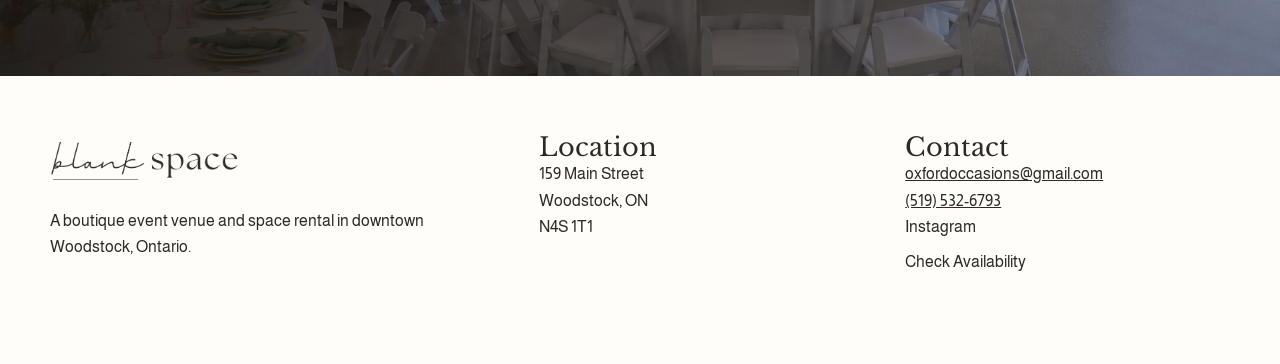
<file: site-redesign/events.html>
<!doctype html>
<html lang="en-CA">
  <head>
    <meta charset="utf-8">
    <meta name="viewport" content="width=device-width, initial-scale=1">
    <title>Events | Showers, Birthdays, Workshops & Corporate Events in Woodstock</title>
    <meta name="description" content="Blank Space hosts baby showers, bridal showers, birthdays, engagement parties, corporate events, workshops, classes, and studio rentals in Woodstock, Ontario.">
    <link rel="canonical" href="https://www.blankspacewoodstock.ca/events">
    <meta property="og:title" content="Event Types | Blank Space Woodstock">
    <meta property="og:description" content="A flexible downtown Woodstock event space for private celebrations, professional gatherings, workshops, and studio use.">
    <meta property="og:image" content="assets/images/blank-space-event-room-tables-wide.jpg">
    <link rel="stylesheet" href="styles.css">
  </head>
  <body>
    <a class="skip-link" href="#main">Skip to content</a>
    <header class="site-header">
      <div class="nav-wrap">
        <a class="brand" href="index.html" aria-label="Blank Space home"><img src="assets/images/blank-space-logo.png" alt="Blank Space"></a>
        <button class="nav-toggle" type="button" aria-expanded="false" aria-controls="site-nav" aria-label="Open menu" data-nav-toggle><span></span><span></span></button>
        <nav class="site-nav" id="site-nav" aria-label="Main navigation" data-nav>
          <a href="space.html">The Space</a>
          <a href="index.html#our-story">Story</a>
          <a href="pricing.html">Pricing</a>
          <a href="events.html" aria-current="page">Events</a>
          <a href="planning.html">Planning</a>
          <a href="faq.html">FAQ</a>
          <a href="contact.html">Contact</a>
          <a class="button" href="book.html">Check Availability</a>
        </nav>
      </div>
    </header>

    <main id="main">
      <section class="page-hero">
        <div class="container">
          <div class="reveal title-fusion small">
            <span class="eyebrow">event</span>
            <h1>Types</h1>
          </div>
          <p class="lead reveal">A downtown Woodstock venue for gatherings people remember. Blank Space is designed with enough polish for photos and enough practicality for real timelines.</p>
        </div>
      </section>

      <section class="section tight">
        <div class="container event-ledger reveal">
          <article class="event-item"><p class="meta">Baby showers</p><h3>Soft, joyful, easy to style</h3><p>Room for gift tables, dessert stations, balloon installs, soft play, and seated guests.</p></article>
          <article class="event-item"><p class="meta">Bridal showers</p><h3>Elegant without feeling formal</h3><p>A bright neutral setting for florals, grazing tables, games, and heartfelt toasts.</p></article>
          <article class="event-item"><p class="meta">Birthdays</p><h3>Flexible for every age</h3><p>Host milestone birthdays, first birthdays, kids parties, and intimate adult celebrations.</p></article>
          <article class="event-item"><p class="meta">Engagements</p><h3>A warm place to gather</h3><p>Celebrate engagements, anniversaries, and family milestones with a room that adapts to your layout.</p></article>
          <article class="event-item"><p class="meta">Corporate events</p><h3>Polished and central</h3><p>Plan client appreciation, team gatherings, product previews, and information sessions downtown.</p></article>
          <article class="event-item"><p class="meta">Workshops</p><h3>Built for teaching and connection</h3><p>Use the projector, tables, Wi-Fi, and open layout for classes, workshops, and small group sessions.</p></article>
        </div>
      </section>

      <section class="section">
        <div class="container regional-note">
          <div class="reveal">
            <span class="script">serving Oxford County</span>
            <h2>Central for hosts and guests across the region.</h2>
            <p class="lead">Located on Main Street in Woodstock, Blank Space is a convenient event venue for guests coming from Ingersoll, Tillsonburg, Norwich, Tavistock, Thamesford, Zorra, and surrounding Oxford County communities.</p>
            <div class="actions"><a class="button" href="book.html">Ask About Your Event</a></div>
          </div>
          <div class="media-frame reveal">
            <img src="assets/images/blank-space-kids-birthday-backdrop.jpg" alt="Colourful first birthday balloon backdrop setup at Blank Space in Woodstock">
          </div>
        </div>
      </section>

      <section class="section feature-band">
        <div class="container">
          <div class="section-head reveal">
            <div class="title-fusion small"><span class="script">booking</span><h2>Rhythm</h2></div>
            <p class="lead">Choose your block by the shape of the day. The right length depends on setup, vendor arrival, food service, guest time, and cleanup.</p>
          </div>
          <div class="steps reveal">
            <article class="panel"><h3>Short and sweet</h3><p>Weekend 3-hour blocks work for quick showers, small birthday parties, or focused workshops.</p></article>
            <article class="panel"><h3>More breathing room</h3><p>Weekend 5-hour blocks are ideal for decor setup, food, games, photos, and guest flow.</p></article>
            <article class="panel"><h3>Full-day ease</h3><p>A full-day booking gives you room for vendors, styling, relaxed hosting, and teardown.</p></article>
          </div>
        </div>
      </section>

      <section class="dark-cta" style="--cta-image: url('assets/images/blank-space-event-room-tables-wide.jpg');">
        <div class="container reveal">
          <span class="script">tell us what you are planning</span>
          <h2>Your event does not need to fit a template.</h2>
          <p class="lead">Send the date, guest count, and event type, and we will help you choose the best booking path.</p>
          <div class="actions"><a class="button light" href="book.html">Check Availability</a><a class="button secondary light" href="pricing.html">View Pricing</a></div>
        </div>
      </section>
    </main>

    <footer class="site-footer"><div class="container footer-grid"><div><img class="footer-logo" src="assets/images/blank-space-logo.png" alt="Blank Space"><p>A boutique event venue and space rental in downtown Woodstock, Ontario.</p></div><div><h3>Location</h3><p>159 Main Street<br>Woodstock, ON<br>N4S 1T1</p></div><div><h3>Contact</h3><p><a href="mailto:oxfordoccasions@gmail.com">oxfordoccasions@gmail.com</a><br><a href="tel:+15195326793">(519) 532-6793</a></p><nav class="footer-nav" aria-label="Footer navigation"><a href="https://www.instagram.com/blankspace.woodstock/">Instagram</a><a href="book.html">Check Availability</a></nav></div></div></footer>
    <div class="mobile-cta" aria-label="Quick actions"><a class="button" href="book.html">Book</a><a class="button secondary" href="tel:+15195326793">Call</a></div>
    <script src="script.js" defer></script>
  </body>
</html>
</file>
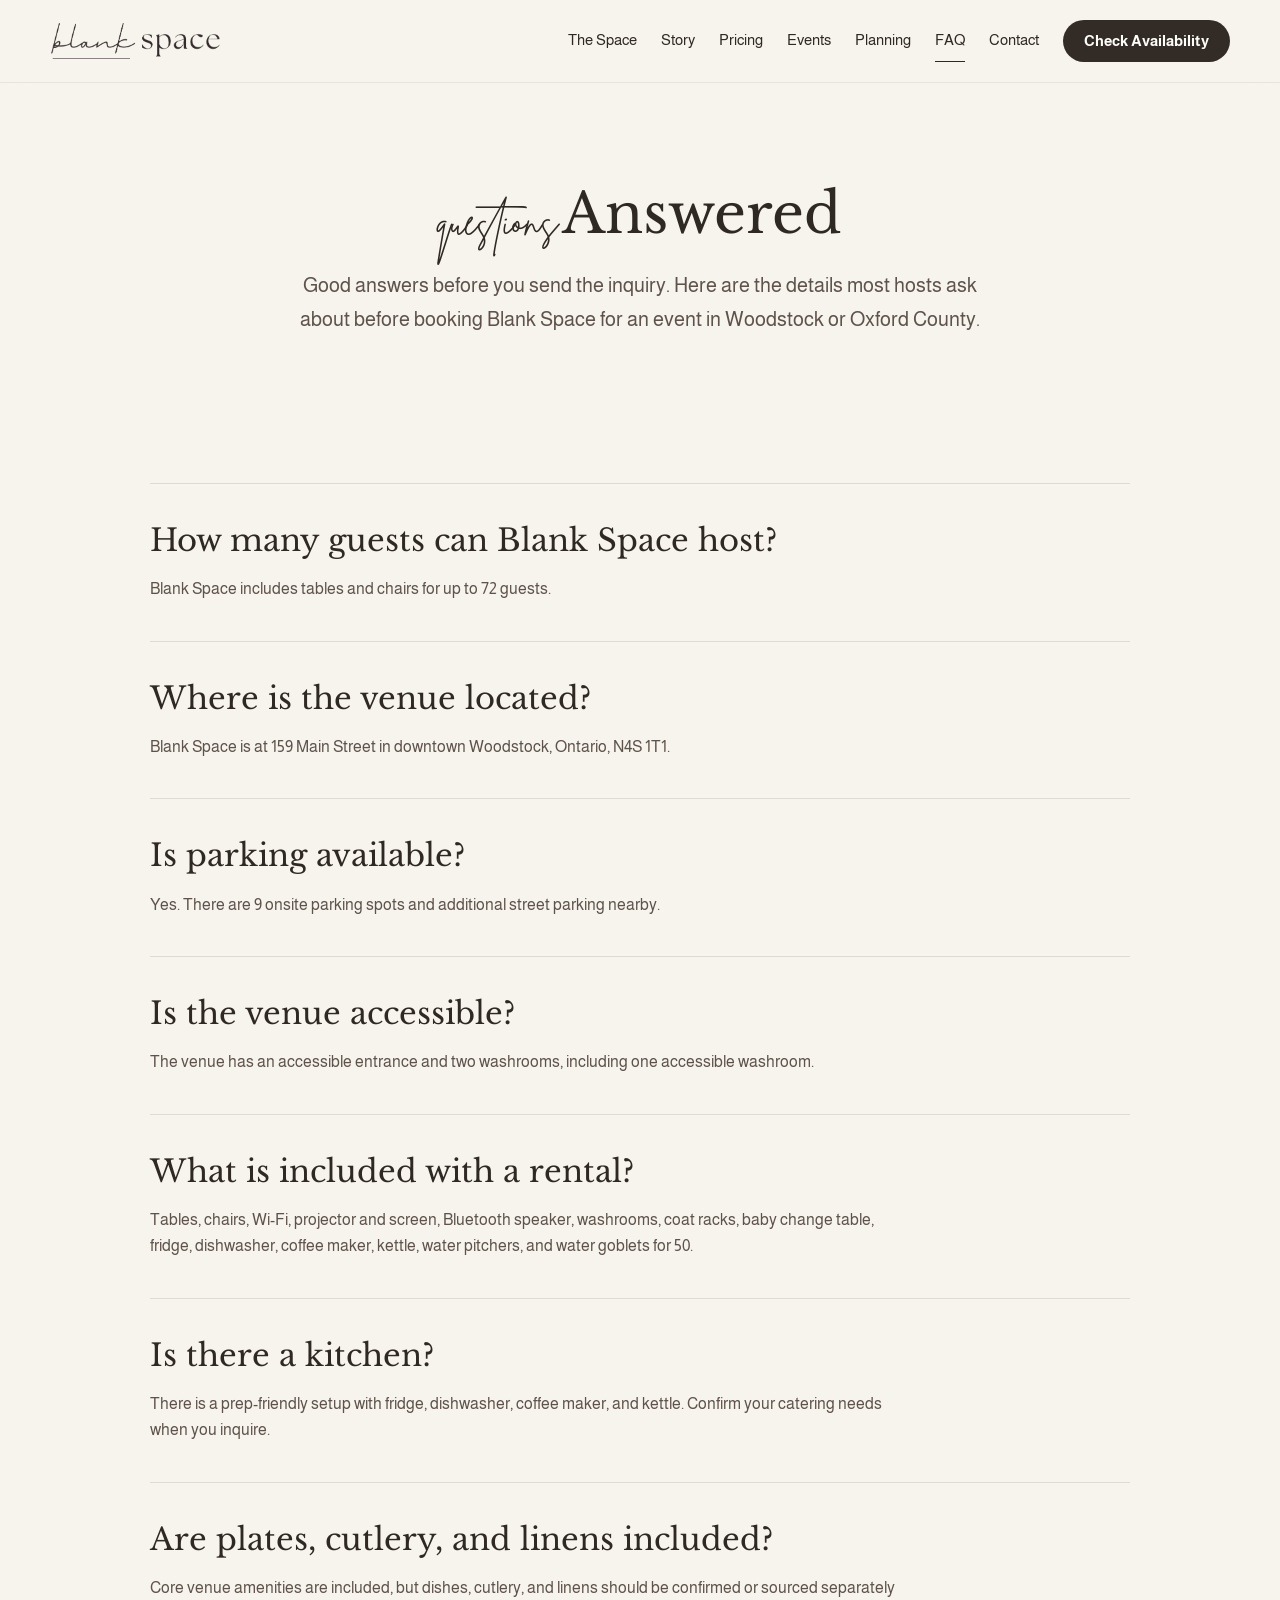
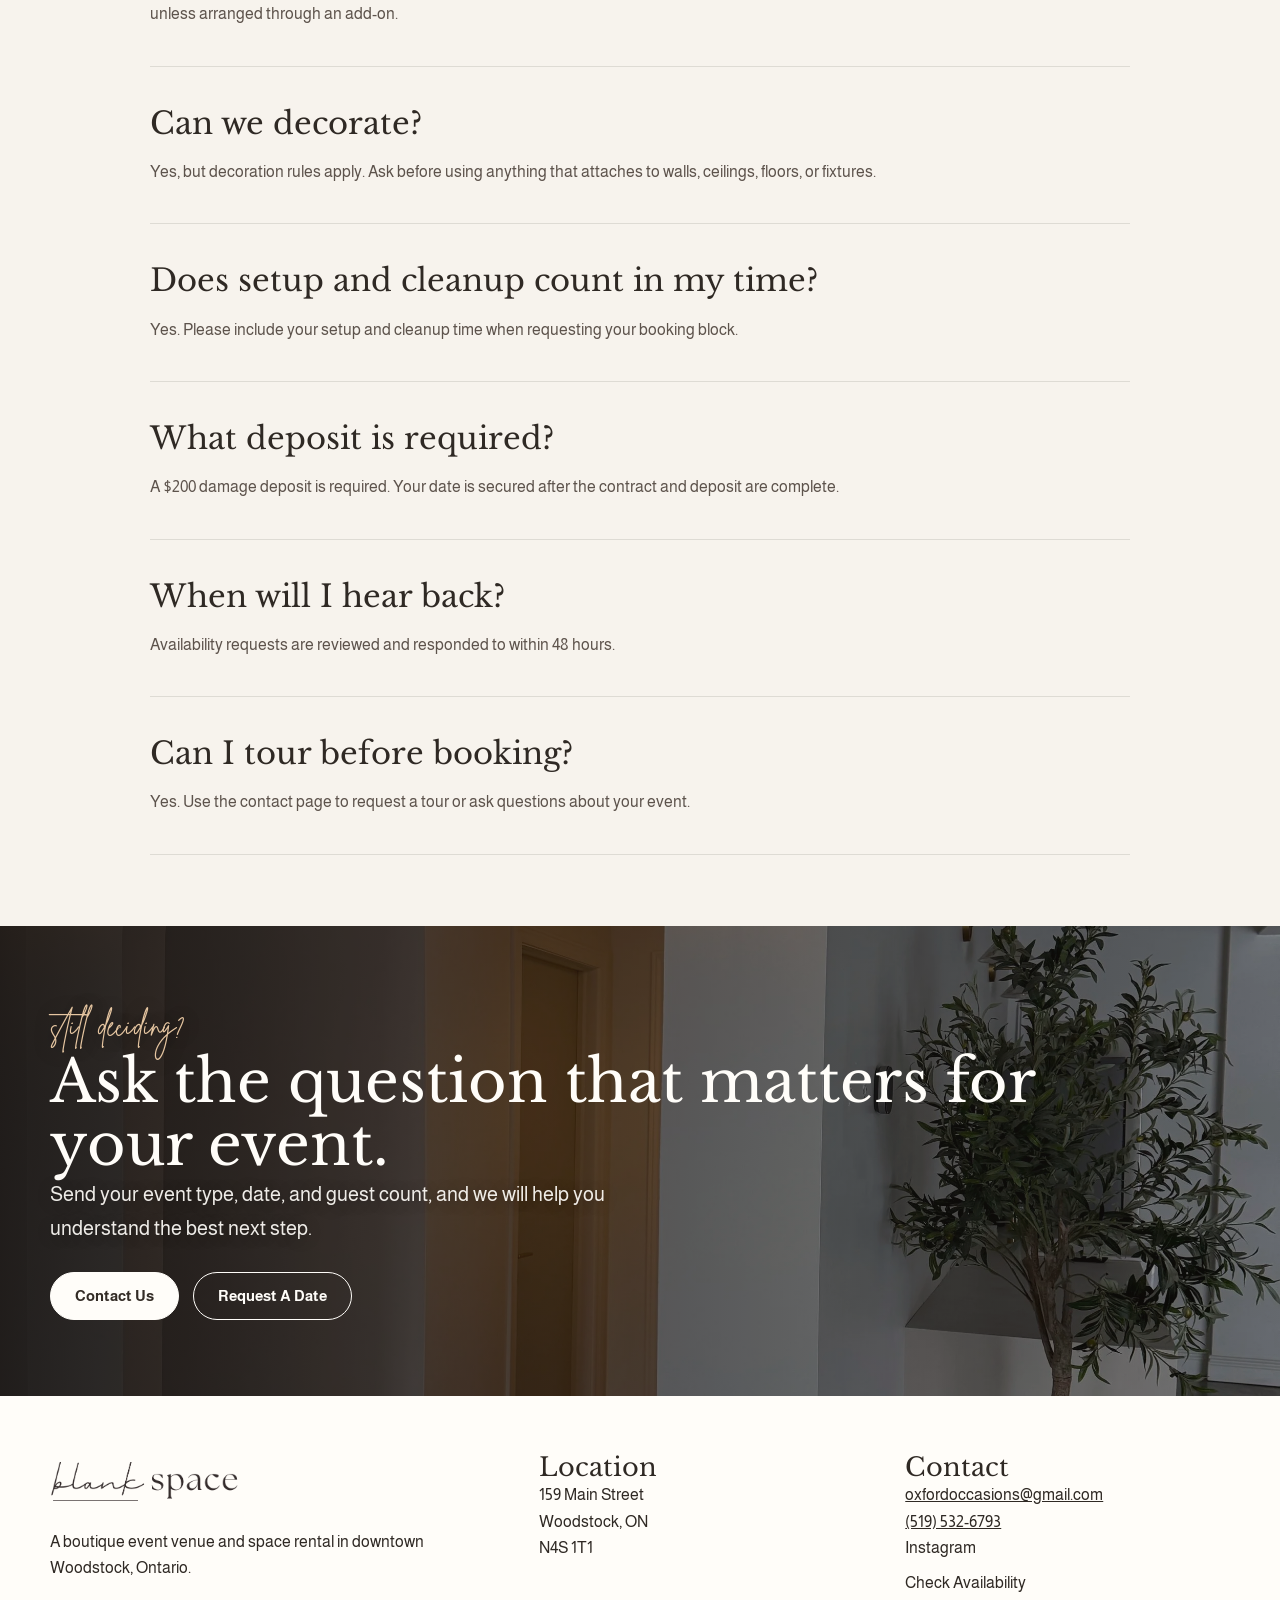
<file: site-redesign/faq.html>
<!doctype html>
<html lang="en-CA">
  <head>
    <meta charset="utf-8">
    <meta name="viewport" content="width=device-width, initial-scale=1">
    <title>FAQ | Blank Space Woodstock Event Venue</title>
    <meta name="description" content="Answers to common questions about Blank Space venue rental in Woodstock, including capacity, parking, deposits, setup time, decorations, food, and included amenities.">
    <link rel="canonical" href="https://www.blankspacewoodstock.ca/faq">
    <meta property="og:title" content="FAQ | Blank Space Woodstock Event Venue">
    <meta property="og:description" content="Common questions about booking Blank Space for events in Woodstock and Oxford County.">
    <meta property="og:image" content="assets/images/arched-entry-detail.jpeg">
    <link rel="stylesheet" href="styles.css">
    <script type="application/ld+json">
      {
        "@context": "https://schema.org",
        "@type": "FAQPage",
        "mainEntity": [
          {"@type": "Question", "name": "How many guests can Blank Space host?", "acceptedAnswer": {"@type": "Answer", "text": "Blank Space includes tables and chairs for up to 72 guests."}},
          {"@type": "Question", "name": "Where is Blank Space located?", "acceptedAnswer": {"@type": "Answer", "text": "Blank Space is located at 159 Main Street in Woodstock, Ontario."}},
          {"@type": "Question", "name": "Is parking available?", "acceptedAnswer": {"@type": "Answer", "text": "There are 9 onsite parking spots and additional street parking nearby."}},
          {"@type": "Question", "name": "When is my booking confirmed?", "acceptedAnswer": {"@type": "Answer", "text": "Date and time are not confirmed until the contract and deposit are complete."}}
        ]
      }
    </script>
  </head>
  <body>
    <a class="skip-link" href="#main">Skip to content</a>
    <header class="site-header"><div class="nav-wrap"><a class="brand" href="index.html" aria-label="Blank Space home"><img src="assets/images/blank-space-logo.png" alt="Blank Space"></a><button class="nav-toggle" type="button" aria-expanded="false" aria-controls="site-nav" aria-label="Open menu" data-nav-toggle><span></span><span></span></button><nav class="site-nav" id="site-nav" aria-label="Main navigation" data-nav><a href="space.html">The Space</a><a href="index.html#our-story">Story</a><a href="pricing.html">Pricing</a><a href="events.html">Events</a><a href="planning.html">Planning</a><a href="faq.html" aria-current="page">FAQ</a><a href="contact.html">Contact</a><a class="button" href="book.html">Check Availability</a></nav></div></header>

    <main id="main">
      <section class="page-hero centered">
        <div class="container">
          <div class="reveal title-fusion center"><span class="eyebrow">questions</span><h1>Answered</h1></div>
          <p class="lead reveal">Good answers before you send the inquiry. Here are the details most hosts ask about before booking Blank Space for an event in Woodstock or Oxford County.</p>
        </div>
      </section>

      <section class="section tight">
        <div class="container faq-list reveal">
          <article class="faq-item"><h2>How many guests can Blank Space host?</h2><p>Blank Space includes tables and chairs for up to 72 guests.</p></article>
          <article class="faq-item"><h2>Where is the venue located?</h2><p>Blank Space is at 159 Main Street in downtown Woodstock, Ontario, N4S 1T1.</p></article>
          <article class="faq-item"><h2>Is parking available?</h2><p>Yes. There are 9 onsite parking spots and additional street parking nearby.</p></article>
          <article class="faq-item"><h2>Is the venue accessible?</h2><p>The venue has an accessible entrance and two washrooms, including one accessible washroom.</p></article>
          <article class="faq-item"><h2>What is included with a rental?</h2><p>Tables, chairs, Wi-Fi, projector and screen, Bluetooth speaker, washrooms, coat racks, baby change table, fridge, dishwasher, coffee maker, kettle, water pitchers, and water goblets for 50.</p></article>
          <article class="faq-item"><h2>Is there a kitchen?</h2><p>There is a prep-friendly setup with fridge, dishwasher, coffee maker, and kettle. Confirm your catering needs when you inquire.</p></article>
          <article class="faq-item"><h2>Are plates, cutlery, and linens included?</h2><p>Core venue amenities are included, but dishes, cutlery, and linens should be confirmed or sourced separately unless arranged through an add-on.</p></article>
          <article class="faq-item"><h2>Can we decorate?</h2><p>Yes, but decoration rules apply. Ask before using anything that attaches to walls, ceilings, floors, or fixtures.</p></article>
          <article class="faq-item"><h2>Does setup and cleanup count in my time?</h2><p>Yes. Please include your setup and cleanup time when requesting your booking block.</p></article>
          <article class="faq-item"><h2>What deposit is required?</h2><p>A $200 damage deposit is required. Your date is secured after the contract and deposit are complete.</p></article>
          <article class="faq-item"><h2>When will I hear back?</h2><p>Availability requests are reviewed and responded to within 48 hours.</p></article>
          <article class="faq-item"><h2>Can I tour before booking?</h2><p>Yes. Use the contact page to request a tour or ask questions about your event.</p></article>
        </div>
      </section>

      <section class="dark-cta" style="--cta-image: url('assets/images/arched-entry-detail.jpeg');">
        <div class="container reveal">
          <span class="script">still deciding?</span>
          <h2>Ask the question that matters for your event.</h2>
          <p class="lead">Send your event type, date, and guest count, and we will help you understand the best next step.</p>
          <div class="actions"><a class="button light" href="contact.html">Contact Us</a><a class="button secondary light" href="book.html">Request A Date</a></div>
        </div>
      </section>
    </main>

    <footer class="site-footer"><div class="container footer-grid"><div><img class="footer-logo" src="assets/images/blank-space-logo.png" alt="Blank Space"><p>A boutique event venue and space rental in downtown Woodstock, Ontario.</p></div><div><h3>Location</h3><p>159 Main Street<br>Woodstock, ON<br>N4S 1T1</p></div><div><h3>Contact</h3><p><a href="mailto:oxfordoccasions@gmail.com">oxfordoccasions@gmail.com</a><br><a href="tel:+15195326793">(519) 532-6793</a></p><nav class="footer-nav" aria-label="Footer navigation"><a href="https://www.instagram.com/blankspace.woodstock/">Instagram</a><a href="book.html">Check Availability</a></nav></div></div></footer>
    <div class="mobile-cta" aria-label="Quick actions"><a class="button" href="book.html">Book</a><a class="button secondary" href="tel:+15195326793">Call</a></div>
    <script src="script.js" defer></script>
  </body>
</html>
</file>
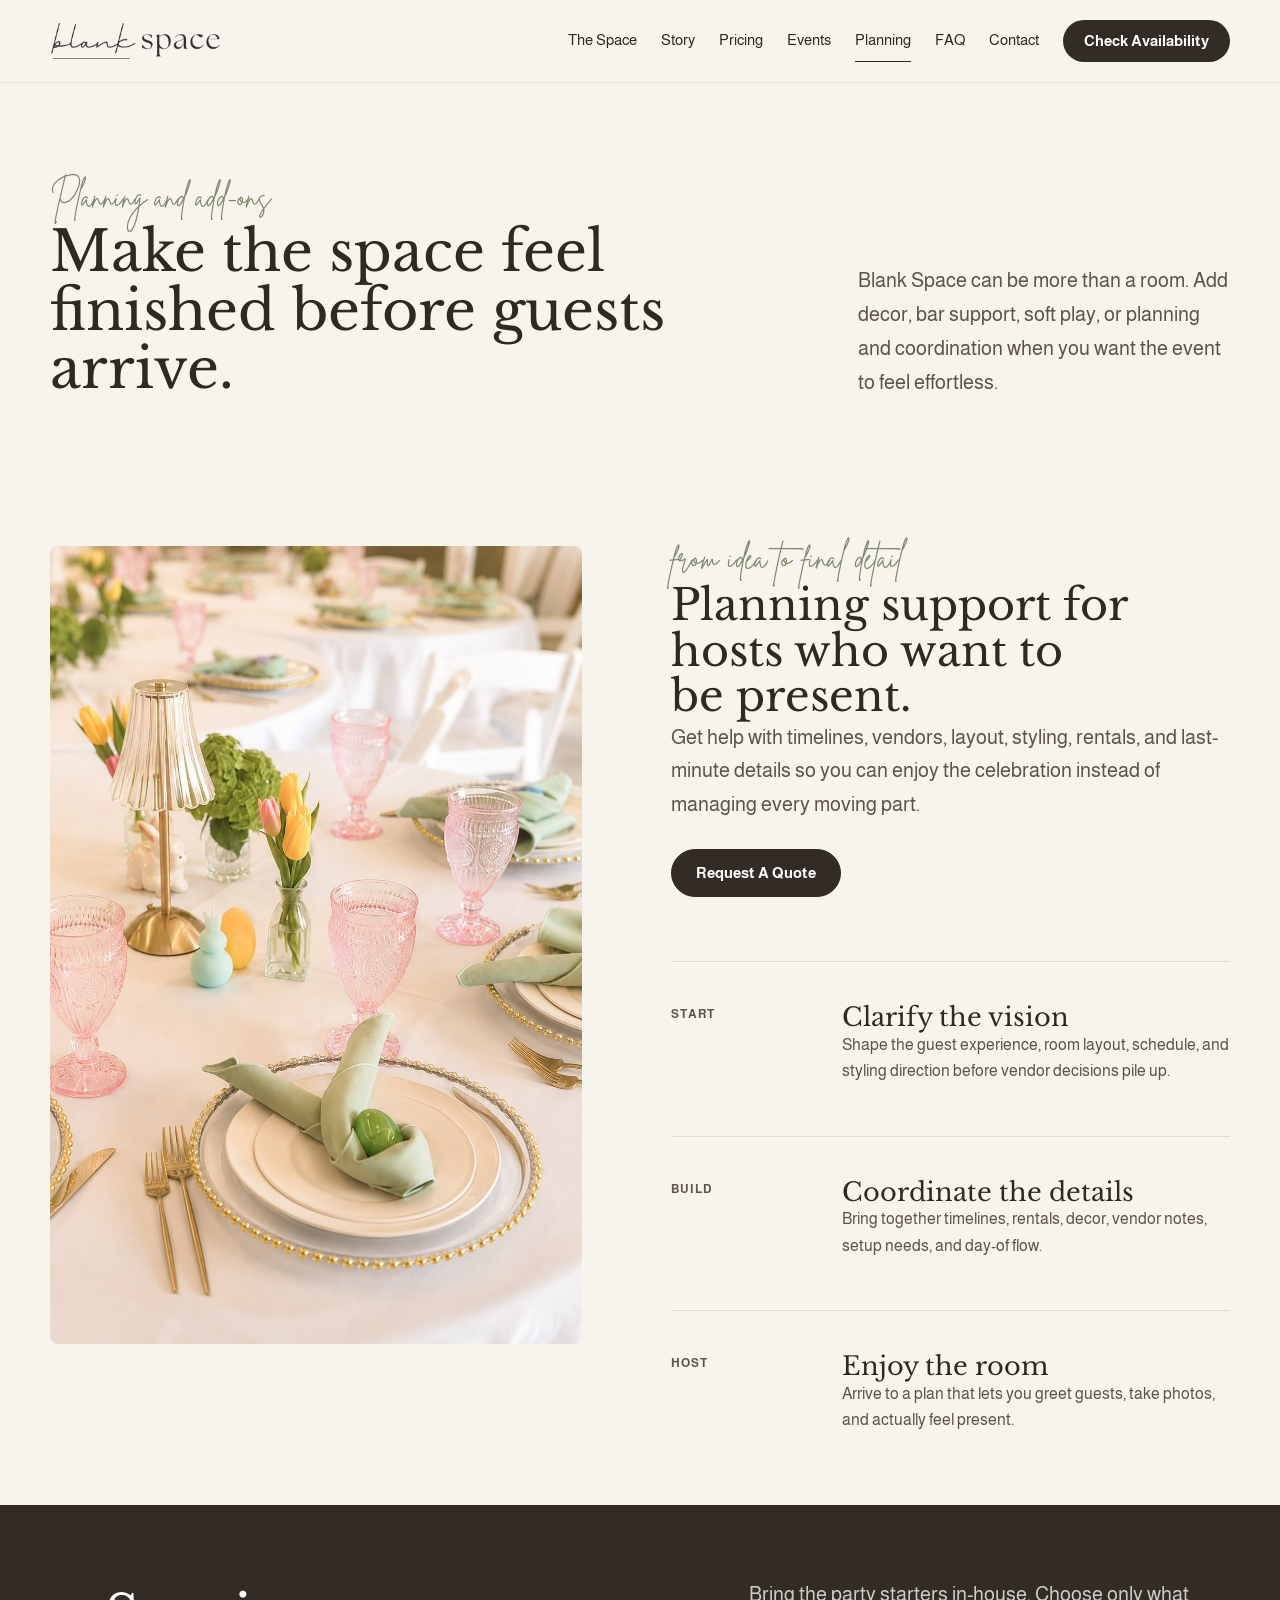
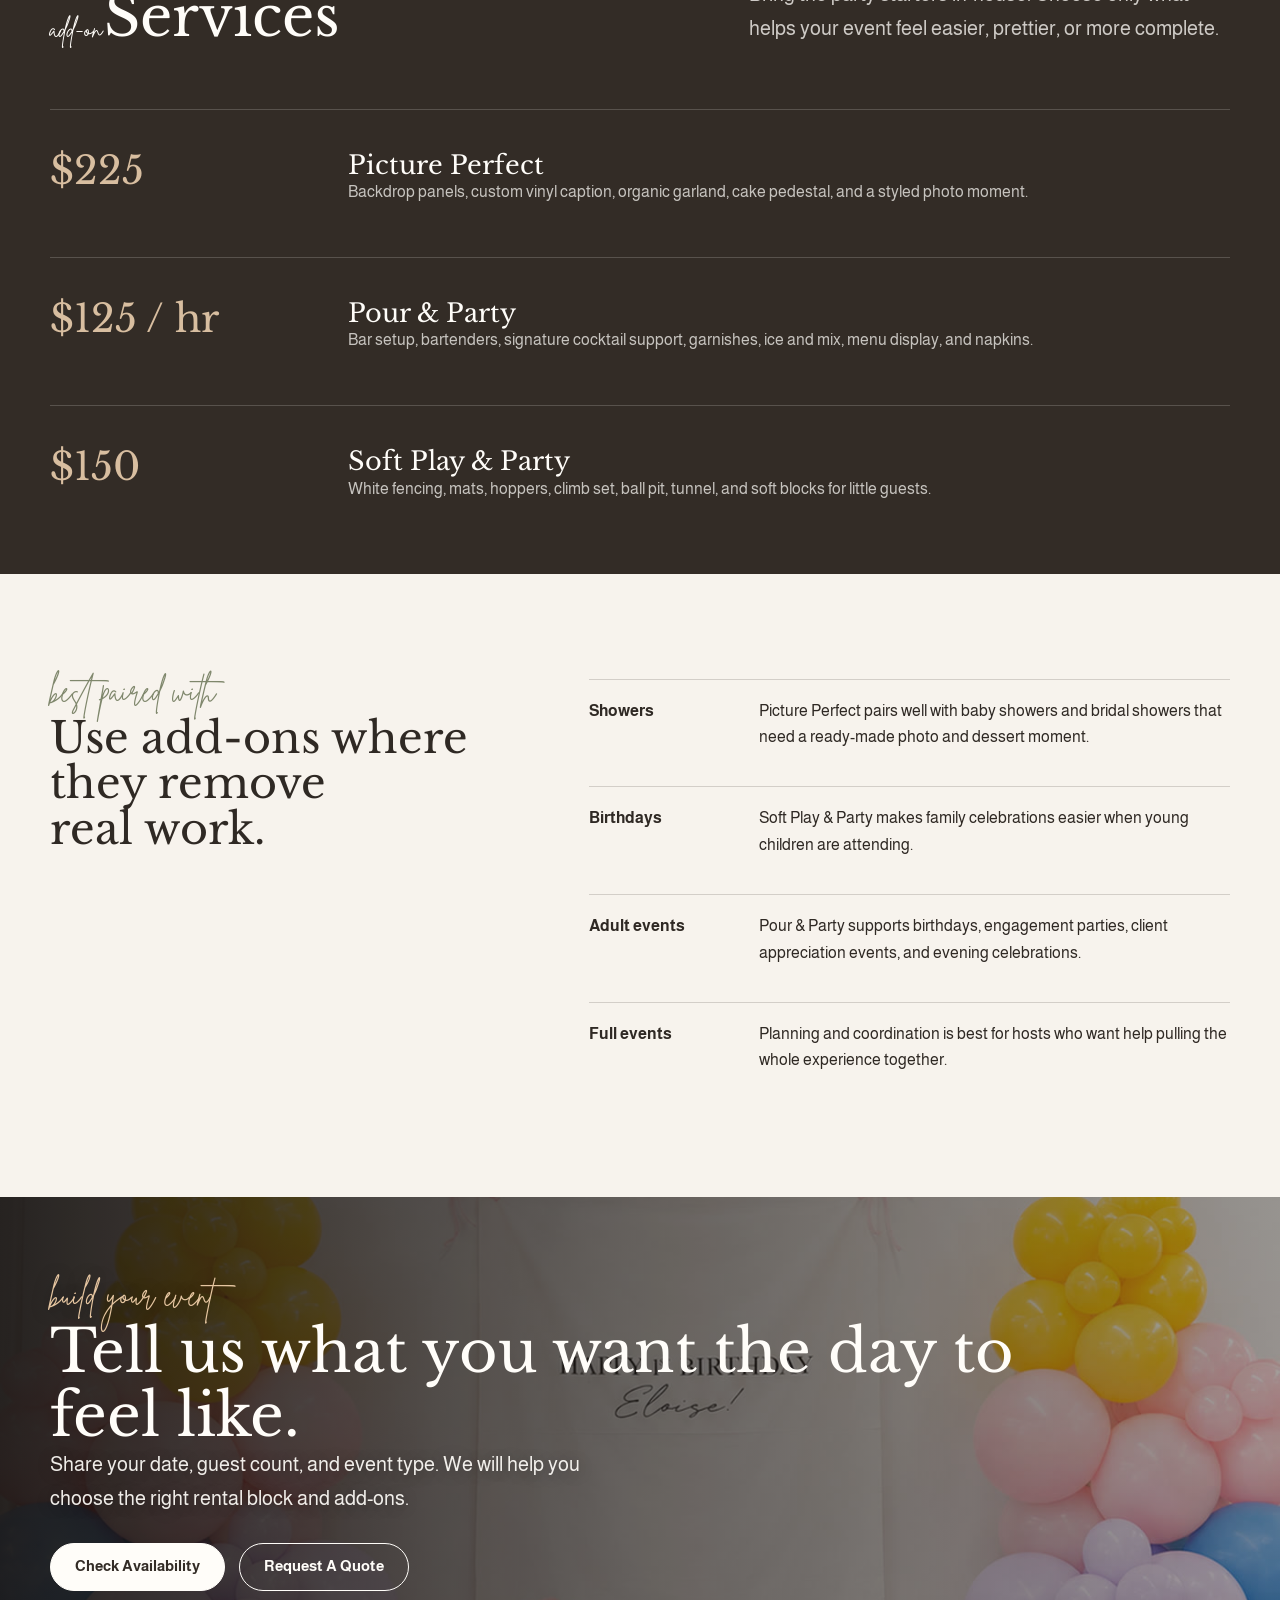
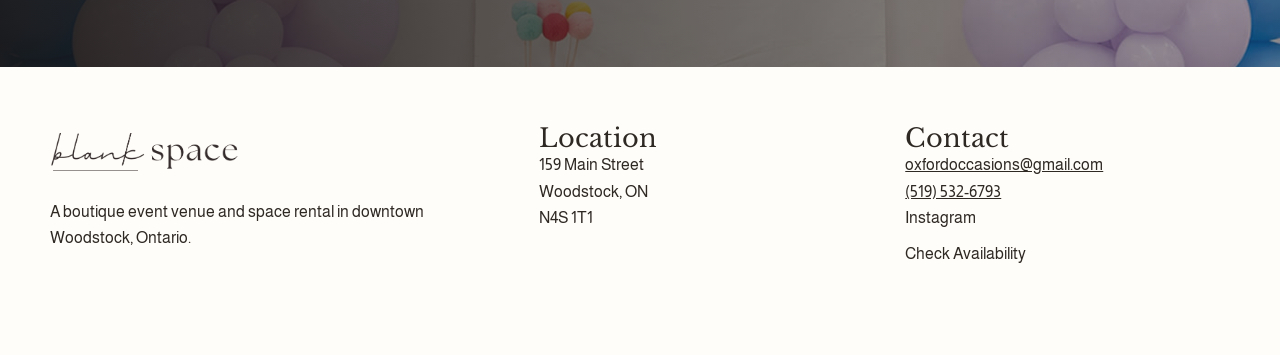
<file: site-redesign/planning.html>
<!doctype html>
<html lang="en-CA">
  <head>
    <meta charset="utf-8">
    <meta name="viewport" content="width=device-width, initial-scale=1">
    <title>Planning & Add-Ons | Blank Space Woodstock Event Venue</title>
    <meta name="description" content="Add decor, bar service, soft play, or full event planning support to your Blank Space venue rental in Woodstock, Ontario.">
    <link rel="canonical" href="https://www.blankspacewoodstock.ca/planning">
    <meta property="og:title" content="Planning & Add-Ons | Blank Space Woodstock">
    <meta property="og:description" content="Event planning, Picture Perfect decor, Pour & Party bar service, and Soft Play & Party add-ons for Blank Space bookings.">
    <meta property="og:image" content="assets/images/blank-space-tablescape-detail.jpg">
    <link rel="stylesheet" href="styles.css">
  </head>
  <body>
    <a class="skip-link" href="#main">Skip to content</a>
    <header class="site-header"><div class="nav-wrap"><a class="brand" href="index.html" aria-label="Blank Space home"><img src="assets/images/blank-space-logo.png" alt="Blank Space"></a><button class="nav-toggle" type="button" aria-expanded="false" aria-controls="site-nav" aria-label="Open menu" data-nav-toggle><span></span><span></span></button><nav class="site-nav" id="site-nav" aria-label="Main navigation" data-nav><a href="space.html">The Space</a><a href="index.html#our-story">Story</a><a href="pricing.html">Pricing</a><a href="events.html">Events</a><a href="planning.html" aria-current="page">Planning</a><a href="faq.html">FAQ</a><a href="contact.html">Contact</a><a class="button" href="book.html">Check Availability</a></nav></div></header>

    <main id="main">
      <section class="page-hero">
        <div class="container">
          <div class="reveal"><span class="eyebrow">Planning and add-ons</span><h1>Make the space feel finished before guests arrive.</h1></div>
          <p class="lead reveal">Blank Space can be more than a room. Add decor, bar support, soft play, or planning and coordination when you want the event to feel effortless.</p>
        </div>
      </section>

      <section class="section tight">
        <div class="container planning-editorial">
          <div class="media-frame tall reveal"><img src="assets/images/blank-space-tablescape-detail.jpg" alt="Styled table setting detail inside Blank Space"></div>
          <div class="reveal">
            <span class="script">from idea to final detail</span>
            <h2>Planning support for hosts who want to be present.</h2>
            <p class="lead">Get help with timelines, vendors, layout, styling, rentals, and last-minute details so you can enjoy the celebration instead of managing every moving part.</p>
            <div class="actions"><a class="button" href="contact.html">Request A Quote</a></div>
            <div class="service-list">
              <article class="service-row"><p class="meta">Start</p><div><h3>Clarify the vision</h3><p>Shape the guest experience, room layout, schedule, and styling direction before vendor decisions pile up.</p></div></article>
              <article class="service-row"><p class="meta">Build</p><div><h3>Coordinate the details</h3><p>Bring together timelines, rentals, decor, vendor notes, setup needs, and day-of flow.</p></div></article>
              <article class="service-row"><p class="meta">Host</p><div><h3>Enjoy the room</h3><p>Arrive to a plan that lets you greet guests, take photos, and actually feel present.</p></div></article>
            </div>
          </div>
        </div>
      </section>

      <section class="section tight feature-band">
        <div class="container">
          <div class="section-head reveal">
            <div class="title-fusion small"><span class="script">add-on</span><h2>Services</h2></div>
            <p class="lead">Bring the party starters in-house. Choose only what helps your event feel easier, prettier, or more complete.</p>
          </div>
          <div class="service-list reveal">
            <article class="service-row"><p class="meta">$225</p><div><h3>Picture Perfect</h3><p>Backdrop panels, custom vinyl caption, organic garland, cake pedestal, and a styled photo moment.</p></div></article>
            <article class="service-row"><p class="meta">$125 / hr</p><div><h3>Pour & Party</h3><p>Bar setup, bartenders, signature cocktail support, garnishes, ice and mix, menu display, and napkins.</p></div></article>
            <article class="service-row"><p class="meta">$150</p><div><h3>Soft Play & Party</h3><p>White fencing, mats, hoppers, climb set, ball pit, tunnel, and soft blocks for little guests.</p></div></article>
          </div>
        </div>
      </section>

      <section class="section">
        <div class="container details">
          <div class="reveal"><span class="script">best paired with</span><h2>Use <span class="nowrap">add-ons</span> where they remove real work.</h2></div>
          <ul class="detail-list reveal">
            <li><strong>Showers</strong><span>Picture Perfect pairs well with baby showers and bridal showers that need a ready-made photo and dessert moment.</span></li>
            <li><strong>Birthdays</strong><span>Soft Play & Party makes family celebrations easier when young children are attending.</span></li>
            <li><strong>Adult events</strong><span>Pour & Party supports birthdays, engagement parties, client appreciation events, and evening celebrations.</span></li>
            <li><strong>Full events</strong><span>Planning and coordination is best for hosts who want help pulling the whole experience together.</span></li>
          </ul>
        </div>
      </section>

      <section class="dark-cta" style="--cta-image: url('assets/images/blank-space-kids-birthday-backdrop.jpg');">
        <div class="container reveal">
          <span class="script">build your event</span>
          <h2>Tell us what you want the day to feel like.</h2>
          <p class="lead">Share your date, guest count, and event type. We will help you choose the right rental block and add-ons.</p>
          <div class="actions"><a class="button light" href="book.html">Check Availability</a><a class="button secondary light" href="contact.html">Request A Quote</a></div>
        </div>
      </section>
    </main>

    <footer class="site-footer"><div class="container footer-grid"><div><img class="footer-logo" src="assets/images/blank-space-logo.png" alt="Blank Space"><p>A boutique event venue and space rental in downtown Woodstock, Ontario.</p></div><div><h3>Location</h3><p>159 Main Street<br>Woodstock, ON<br>N4S 1T1</p></div><div><h3>Contact</h3><p><a href="mailto:oxfordoccasions@gmail.com">oxfordoccasions@gmail.com</a><br><a href="tel:+15195326793">(519) 532-6793</a></p><nav class="footer-nav" aria-label="Footer navigation"><a href="https://www.instagram.com/blankspace.woodstock/">Instagram</a><a href="book.html">Check Availability</a></nav></div></div></footer>
    <div class="mobile-cta" aria-label="Quick actions"><a class="button" href="book.html">Book</a><a class="button secondary" href="tel:+15195326793">Call</a></div>
    <script src="script.js" defer></script>
  </body>
</html>
</file>
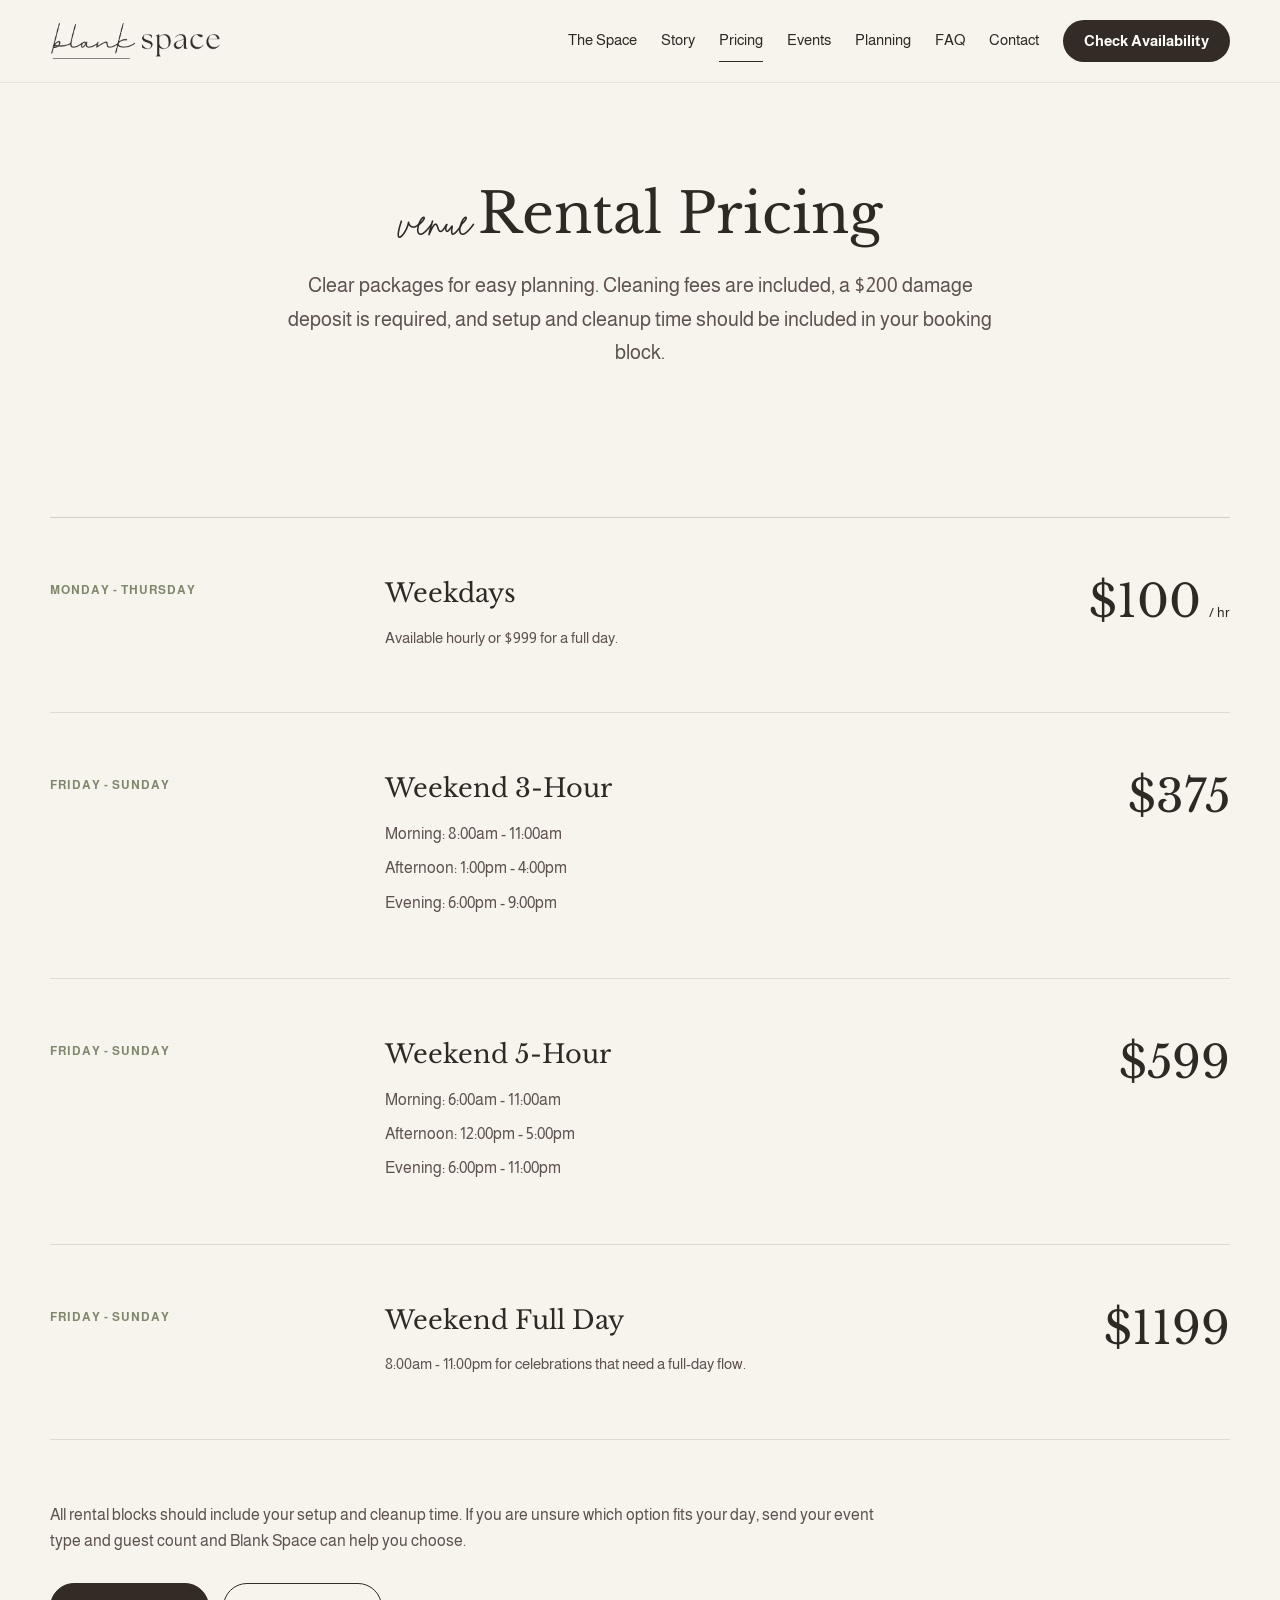
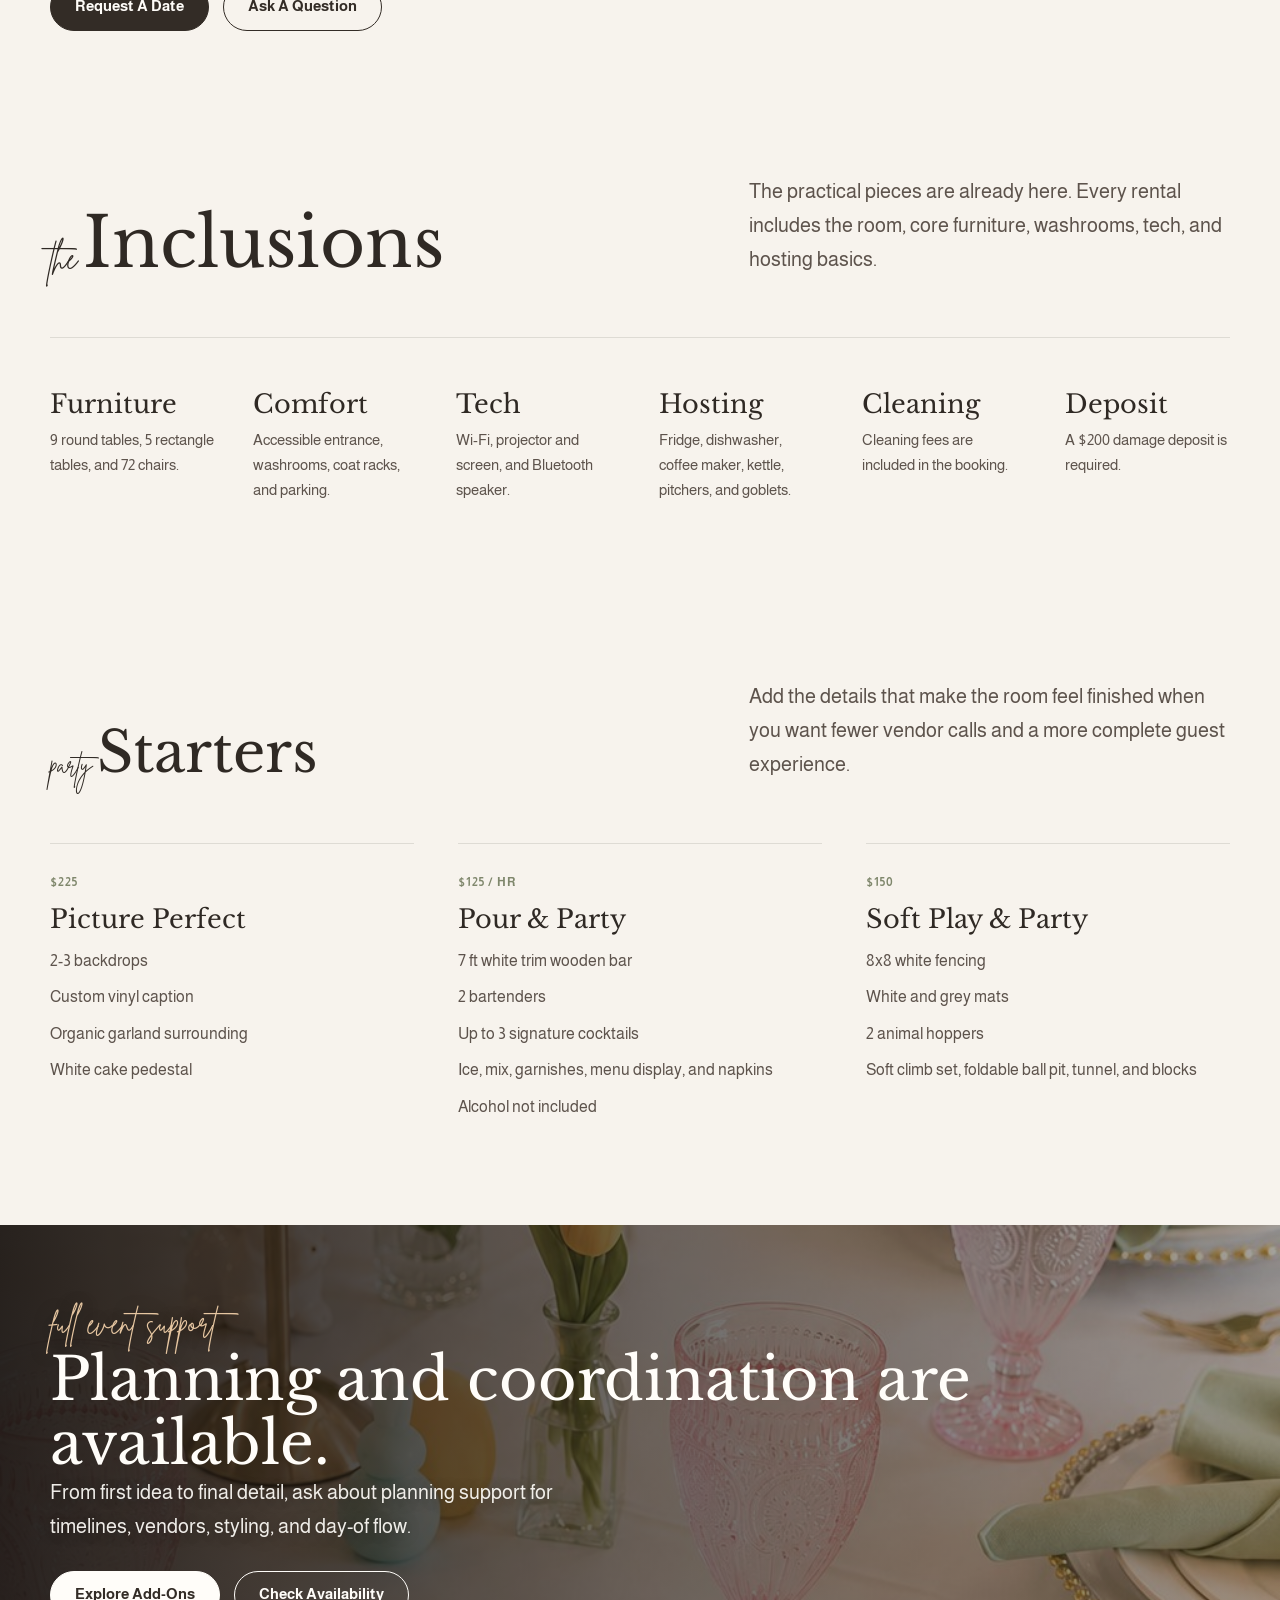
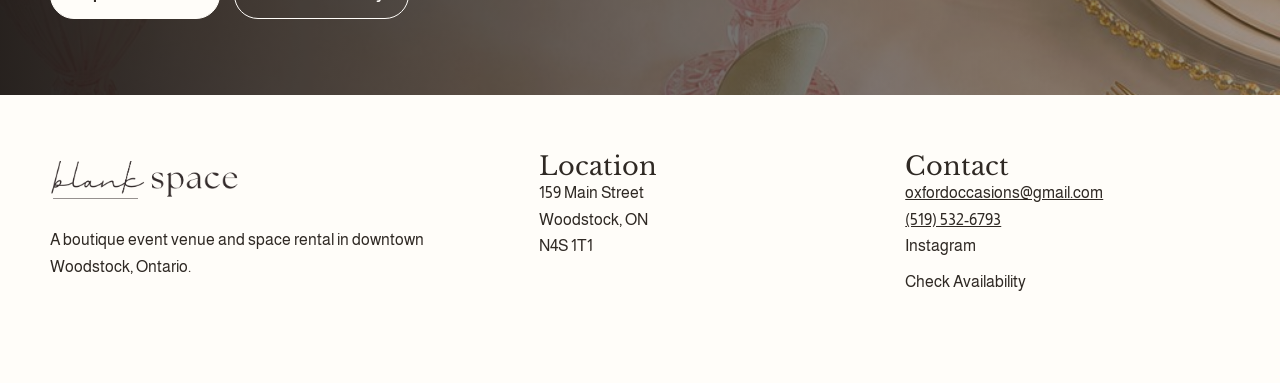
<file: site-redesign/pricing.html>
<!doctype html>
<html lang="en-CA">
  <head>
    <meta charset="utf-8">
    <meta name="viewport" content="width=device-width, initial-scale=1">
    <title>Pricing | Blank Space Event Venue Rental in Woodstock, ON</title>
    <meta name="description" content="View Blank Space rental rates, included amenities, weekend and weekday packages, and event add-on services for gatherings in Woodstock and Oxford County.">
    <link rel="canonical" href="https://www.blankspacewoodstock.ca/pricing">
    <meta property="og:title" content="Pricing | Blank Space Woodstock">
    <meta property="og:description" content="Transparent venue rental pricing for weekday, weekend, and full-day events in downtown Woodstock.">
    <meta property="og:image" content="assets/images/blank-space-event-room-tables-wide.jpg">
    <link rel="stylesheet" href="styles.css">
  </head>
  <body>
    <a class="skip-link" href="#main">Skip to content</a>
    <header class="site-header">
      <div class="nav-wrap">
        <a class="brand" href="index.html" aria-label="Blank Space home"><img src="assets/images/blank-space-logo.png" alt="Blank Space"></a>
        <button class="nav-toggle" type="button" aria-expanded="false" aria-controls="site-nav" aria-label="Open menu" data-nav-toggle><span></span><span></span></button>
        <nav class="site-nav" id="site-nav" aria-label="Main navigation" data-nav>
          <a href="space.html">The Space</a>
          <a href="index.html#our-story">Story</a>
          <a href="pricing.html" aria-current="page">Pricing</a>
          <a href="events.html">Events</a>
          <a href="planning.html">Planning</a>
          <a href="faq.html">FAQ</a>
          <a href="contact.html">Contact</a>
          <a class="button" href="book.html">Check Availability</a>
        </nav>
      </div>
    </header>

    <main id="main">
      <section class="page-hero centered">
        <div class="container">
          <div class="reveal title-fusion center">
            <span class="eyebrow">venue</span>
            <h1>Rental Pricing</h1>
          </div>
          <p class="lead reveal">Clear packages for easy planning. Cleaning fees are included, a $200 damage deposit is required, and setup and cleanup time should be included in your booking block.</p>
        </div>
      </section>

      <section class="section tight">
        <div class="container">
          <div class="rate-sheet reveal">
            <article class="rate-row">
              <p class="meta">Monday - Thursday</p>
              <div><h3>Weekdays</h3><p class="note">Available hourly or $999 for a full day.</p></div>
              <p class="price">$100 <small>/ hr</small></p>
            </article>
            <article class="rate-row">
              <p class="meta">Friday - Sunday</p>
              <div><h3>Weekend 3-Hour</h3><ul><li>Morning: 8:00am - 11:00am</li><li>Afternoon: 1:00pm - 4:00pm</li><li>Evening: 6:00pm - 9:00pm</li></ul></div>
              <p class="price">$375</p>
            </article>
            <article class="rate-row">
              <p class="meta">Friday - Sunday</p>
              <div><h3>Weekend 5-Hour</h3><ul><li>Morning: 6:00am - 11:00am</li><li>Afternoon: 12:00pm - 5:00pm</li><li>Evening: 6:00pm - 11:00pm</li></ul></div>
              <p class="price">$599</p>
            </article>
            <article class="rate-row">
              <p class="meta">Friday - Sunday</p>
              <div><h3>Weekend Full Day</h3><p class="note">8:00am - 11:00pm for celebrations that need a full-day flow.</p></div>
              <p class="price">$1199</p>
            </article>
          </div>
          <p class="quiet-note reveal">All rental blocks should include your setup and cleanup time. If you are unsure which option fits your day, send your event type and guest count and Blank Space can help you choose.</p>
          <div class="actions reveal">
            <a class="button" href="book.html">Request A Date</a>
            <a class="button secondary" href="contact.html">Ask A Question</a>
          </div>
        </div>
      </section>

      <section class="section tight">
        <div class="container">
          <div class="section-head reveal">
            <div class="title-fusion compact">
              <span class="script">the</span>
              <h2>Inclusions</h2>
            </div>
            <p class="lead">The practical pieces are already here. Every rental includes the room, core furniture, washrooms, tech, and hosting basics.</p>
          </div>
          <ul class="open-specs reveal">
            <li><strong>Furniture</strong><span>9 round tables, 5 rectangle tables, and 72 chairs.</span></li>
            <li><strong>Comfort</strong><span>Accessible entrance, washrooms, coat racks, and parking.</span></li>
            <li><strong>Tech</strong><span>Wi-Fi, projector and screen, and Bluetooth speaker.</span></li>
            <li><strong>Hosting</strong><span>Fridge, dishwasher, coffee maker, kettle, pitchers, and goblets.</span></li>
            <li><strong>Cleaning</strong><span>Cleaning fees are included in the booking.</span></li>
            <li><strong>Deposit</strong><span>A $200 damage deposit is required.</span></li>
          </ul>
        </div>
      </section>

      <section class="section">
        <div class="container">
          <div class="section-head reveal">
            <div class="title-fusion small">
              <span class="script">party</span>
              <h2>Starters</h2>
            </div>
            <p class="lead">Add the details that make the room feel finished when you want fewer vendor calls and a more complete guest experience.</p>
          </div>
          <div class="addon-grid reveal">
            <article class="panel">
              <p class="meta">$225</p>
              <h3>Picture Perfect</h3>
              <ul><li>2-3 backdrops</li><li>Custom vinyl caption</li><li>Organic garland surrounding</li><li>White cake pedestal</li></ul>
            </article>
            <article class="panel">
              <p class="meta">$125 / hr</p>
              <h3>Pour & Party</h3>
              <ul><li>7 ft white trim wooden bar</li><li>2 bartenders</li><li>Up to 3 signature cocktails</li><li>Ice, mix, garnishes, menu display, and napkins</li><li>Alcohol not included</li></ul>
            </article>
            <article class="panel">
              <p class="meta">$150</p>
              <h3>Soft Play & Party</h3>
              <ul><li>8x8 white fencing</li><li>White and grey mats</li><li>2 animal hoppers</li><li>Soft climb set, foldable ball pit, tunnel, and blocks</li></ul>
            </article>
          </div>
        </div>
      </section>

      <section class="dark-cta" style="--cta-image: url('assets/images/blank-space-tablescape-detail.jpg');">
        <div class="container reveal">
          <span class="script">full event support</span>
          <h2>Planning and coordination are available.</h2>
          <p class="lead">From first idea to final detail, ask about planning support for timelines, vendors, styling, and day-of flow.</p>
          <div class="actions">
            <a class="button light" href="planning.html">Explore Add-Ons</a>
            <a class="button secondary light" href="book.html">Check Availability</a>
          </div>
        </div>
      </section>
    </main>

    <footer class="site-footer">
      <div class="container footer-grid">
        <div><img class="footer-logo" src="assets/images/blank-space-logo.png" alt="Blank Space"><p>A boutique event venue and space rental in downtown Woodstock, Ontario.</p></div>
        <div><h3>Location</h3><p>159 Main Street<br>Woodstock, ON<br>N4S 1T1</p></div>
        <div><h3>Contact</h3><p><a href="mailto:oxfordoccasions@gmail.com">oxfordoccasions@gmail.com</a><br><a href="tel:+15195326793">(519) 532-6793</a></p><nav class="footer-nav" aria-label="Footer navigation"><a href="https://www.instagram.com/blankspace.woodstock/">Instagram</a><a href="book.html">Check Availability</a></nav></div>
      </div>
    </footer>
    <div class="mobile-cta" aria-label="Quick actions"><a class="button" href="book.html">Book</a><a class="button secondary" href="tel:+15195326793">Call</a></div>
    <script src="script.js" defer></script>
  </body>
</html>
</file>
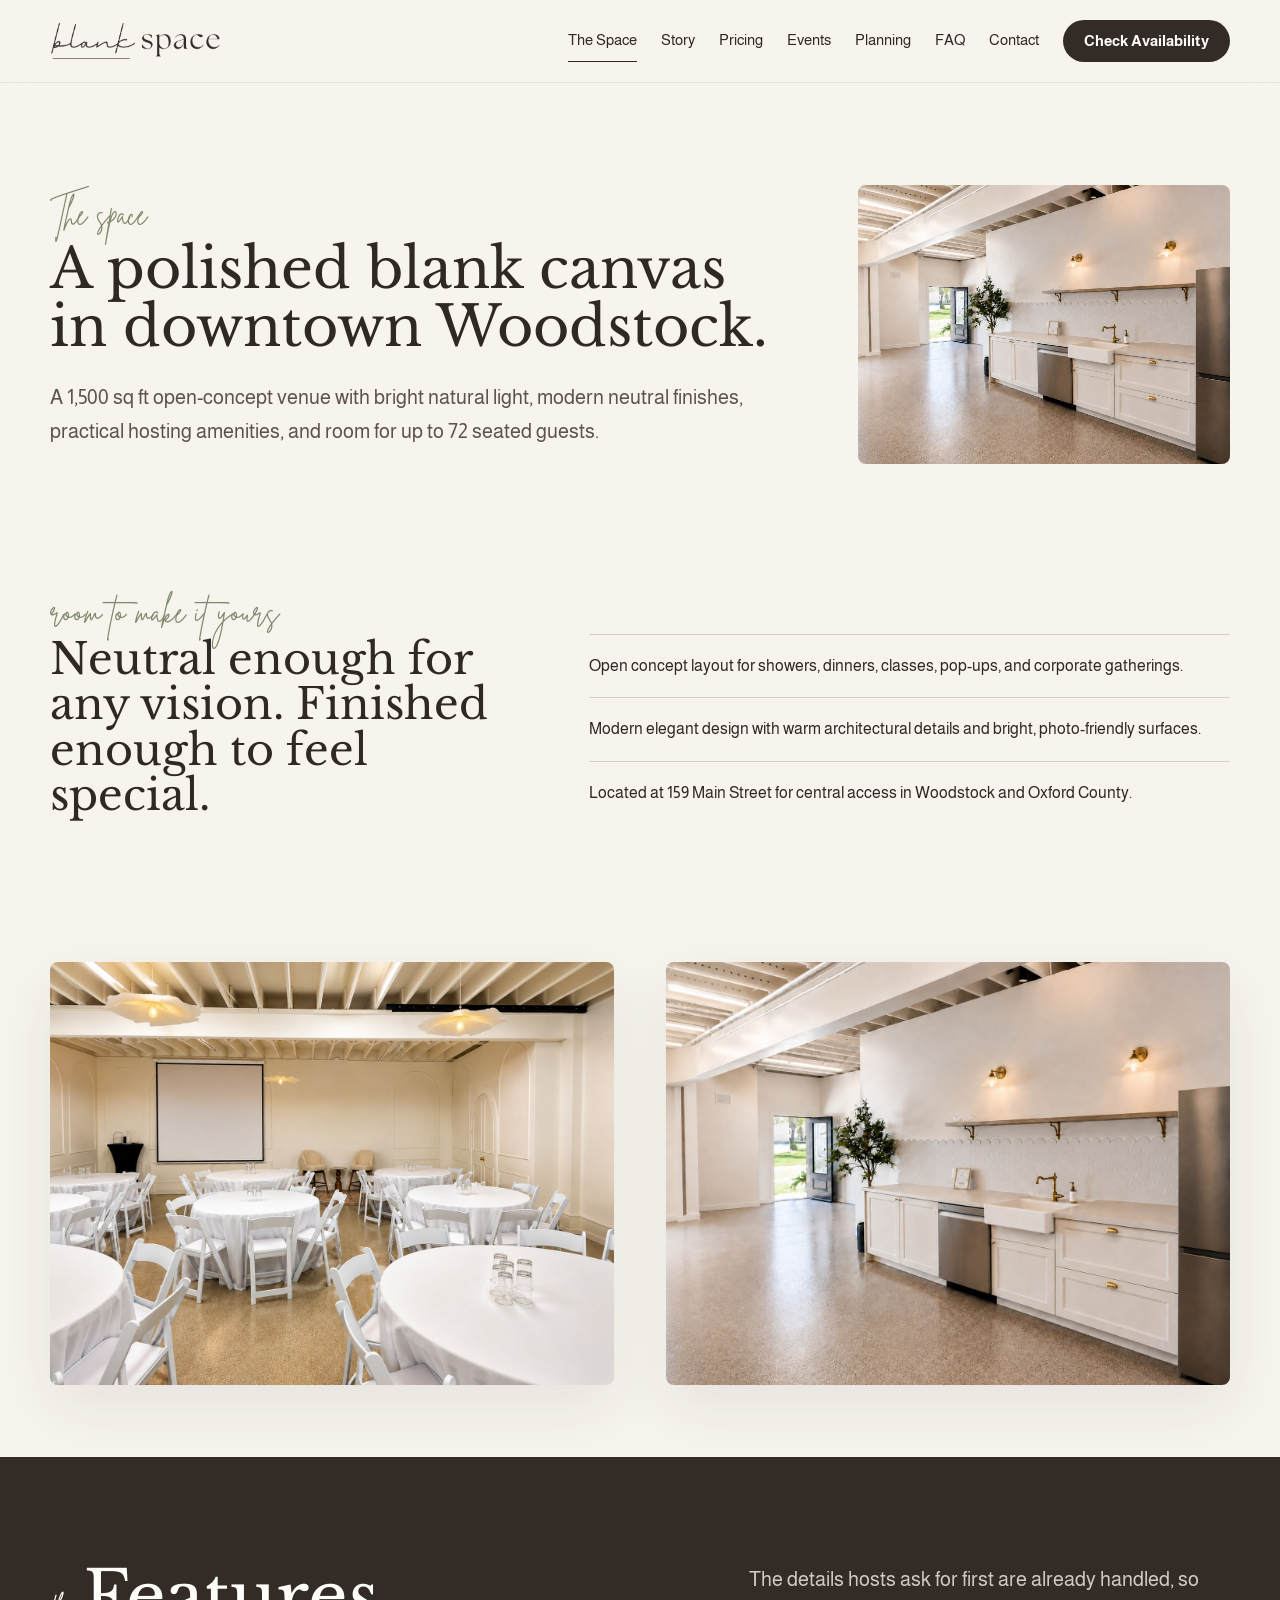
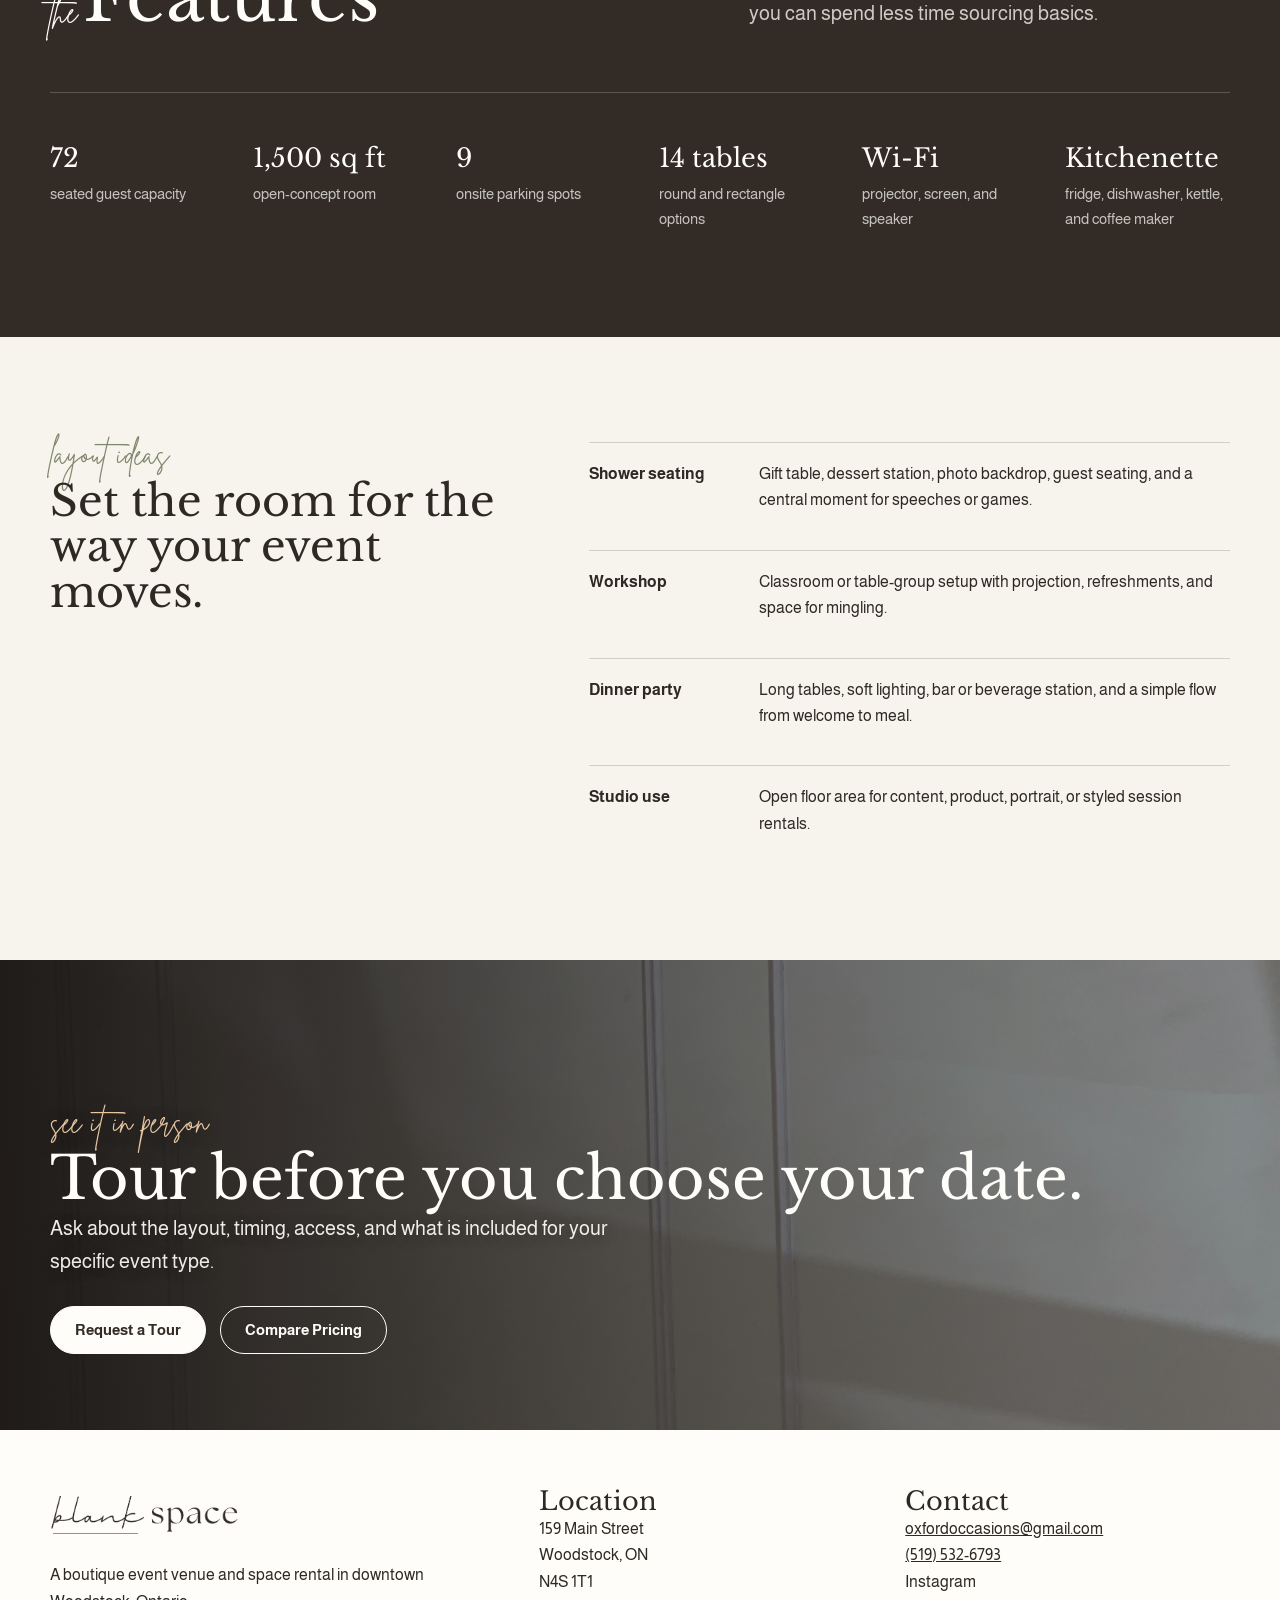
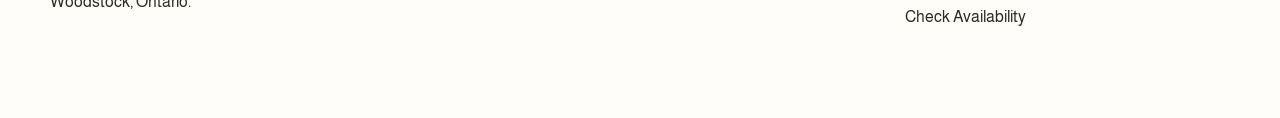
<file: site-redesign/space.html>
<!doctype html>
<html lang="en-CA">
  <head>
    <meta charset="utf-8">
    <meta name="viewport" content="width=device-width, initial-scale=1">
    <title>The Space | Chic Event Space in Downtown Woodstock</title>
    <meta name="description" content="Explore Blank Space, a 1,500 sq ft modern event space in downtown Woodstock with seating for up to 72 guests, parking, Wi-Fi, accessible entry, and included amenities.">
    <link rel="canonical" href="https://www.blankspacewoodstock.ca/space">
    <meta property="og:title" content="The Space | Blank Space Woodstock">
    <meta property="og:description" content="A bright, modern event space rental in downtown Woodstock for showers, workshops, birthdays, and intimate gatherings.">
    <meta property="og:image" content="assets/images/blank-space-event-room-tables-wide.jpg">
    <link rel="stylesheet" href="styles.css">
  </head>
  <body>
    <a class="skip-link" href="#main">Skip to content</a>
    <header class="site-header">
      <div class="nav-wrap">
        <a class="brand" href="index.html" aria-label="Blank Space home"><img src="assets/images/blank-space-logo.png" alt="Blank Space"></a>
        <button class="nav-toggle" type="button" aria-expanded="false" aria-controls="site-nav" aria-label="Open menu" data-nav-toggle><span></span><span></span></button>
        <nav class="site-nav" id="site-nav" aria-label="Main navigation" data-nav>
          <a href="space.html" aria-current="page">The Space</a>
          <a href="index.html#our-story">Story</a>
          <a href="pricing.html">Pricing</a>
          <a href="events.html">Events</a>
          <a href="planning.html">Planning</a>
          <a href="faq.html">FAQ</a>
          <a href="contact.html">Contact</a>
          <a class="button" href="book.html">Check Availability</a>
        </nav>
      </div>
    </header>

    <main id="main">
      <section class="page-hero space-hero">
        <div class="container">
          <div class="reveal">
            <span class="eyebrow">The space</span>
            <h1>A polished blank canvas in downtown Woodstock.</h1>
            <p class="lead">A 1,500 sq ft open-concept venue with bright natural light, modern neutral finishes, practical hosting amenities, and room for up to 72 seated guests.</p>
          </div>
          <div class="space-hero-visual reveal" aria-label="Blank Space venue interior photo">
            <img src="assets/images/blank-space-kitchenette-wide.jpg" alt="Kitchenette, open entry, and bright neutral finishes inside Blank Space">
          </div>
        </div>
      </section>

      <section class="section tight">
        <div class="container details">
          <div class="reveal">
            <span class="script">room to make it yours</span>
            <h2>Neutral enough for any vision. Finished enough to feel special.</h2>
          </div>
          <div class="reveal">
            <ul class="list-clean">
              <li>Open concept layout for showers, dinners, classes, pop-ups, and corporate gatherings.</li>
              <li>Modern elegant design with warm architectural details and bright, photo-friendly surfaces.</li>
              <li>Located at 159 Main Street for central access in Woodstock and Oxford County.</li>
            </ul>
          </div>
        </div>
      </section>

      <section class="section tight">
        <div class="container room-photo-grid reveal" aria-label="Blank Space room setup gallery">
          <img src="assets/images/blank-space-seated-layout-wide.jpg" alt="Round tables and white chairs arranged for an event at Blank Space">
          <img src="assets/images/blank-space-kitchenette-wide.jpg" alt="Kitchenette, open entry, and bright neutral finishes inside Blank Space">
        </div>
      </section>

      <section class="section feature-band">
        <div class="container">
          <div class="section-head reveal">
            <div class="title-fusion compact">
              <span class="script">the</span>
              <h2>Features</h2>
            </div>
            <p class="lead">The details hosts ask for first are already handled, so you can spend less time sourcing basics.</p>
          </div>
          <ul class="open-specs reveal">
            <li><strong>72</strong><span>seated guest capacity</span></li>
            <li><strong>1,500 sq ft</strong><span>open-concept room</span></li>
            <li><strong>9</strong><span>onsite parking spots</span></li>
            <li><strong>14 tables</strong><span>round and rectangle options</span></li>
            <li><strong>Wi-Fi</strong><span>projector, screen, and speaker</span></li>
            <li><strong>Kitchenette</strong><span>fridge, dishwasher, kettle, and coffee maker</span></li>
          </ul>
        </div>
      </section>

      <section class="section">
        <div class="container details">
          <div class="reveal">
            <span class="script">layout ideas</span>
            <h2>Set the room for the way your event moves.</h2>
          </div>
          <ul class="detail-list reveal">
            <li><strong>Shower seating</strong><span>Gift table, dessert station, photo backdrop, guest seating, and a central moment for speeches or games.</span></li>
            <li><strong>Workshop</strong><span>Classroom or table-group setup with projection, refreshments, and space for mingling.</span></li>
            <li><strong>Dinner party</strong><span>Long tables, soft lighting, bar or beverage station, and a simple flow from welcome to meal.</span></li>
            <li><strong>Studio use</strong><span>Open floor area for content, product, portrait, or styled session rentals.</span></li>
          </ul>
        </div>
      </section>

      <section class="dark-cta" style="--cta-image: url('assets/images/neutral-wall-detail.jpeg');">
        <div class="container reveal">
          <span class="script">see it in person</span>
          <h2>Tour before you choose your date.</h2>
          <p class="lead">Ask about the layout, timing, access, and what is included for your specific event type.</p>
          <div class="actions">
            <a class="button light" href="contact.html">Request a Tour</a>
            <a class="button secondary light" href="pricing.html">Compare Pricing</a>
          </div>
        </div>
      </section>
    </main>

    <footer class="site-footer">
      <div class="container footer-grid">
        <div><img class="footer-logo" src="assets/images/blank-space-logo.png" alt="Blank Space"><p>A boutique event venue and space rental in downtown Woodstock, Ontario.</p></div>
        <div><h3>Location</h3><p>159 Main Street<br>Woodstock, ON<br>N4S 1T1</p></div>
        <div><h3>Contact</h3><p><a href="mailto:oxfordoccasions@gmail.com">oxfordoccasions@gmail.com</a><br><a href="tel:+15195326793">(519) 532-6793</a></p><nav class="footer-nav" aria-label="Footer navigation"><a href="https://www.instagram.com/blankspace.woodstock/">Instagram</a><a href="book.html">Check Availability</a></nav></div>
      </div>
    </footer>
    <div class="mobile-cta" aria-label="Quick actions"><a class="button" href="book.html">Book</a><a class="button secondary" href="tel:+15195326793">Call</a></div>
    <script src="script.js" defer></script>
  </body>
</html>
</file>
<file: site-redesign/styles.css>
@font-face {
  font-family: "Libre Baskerville";
  src: url("assets/fonts/kmKnZrc3Hgbbcjq75U4uslyuy4kn0qNZaxM.eee132f59d.woff2") format("woff2");
  font-weight: 400;
  font-style: normal;
  font-display: swap;
}

@font-face {
  font-family: "Libre Baskerville";
  src: url("assets/fonts/kmKWZrc3Hgbbcjq75U4uslyuy4kn0qNccR04_RUJeby2OU36SjNNluc.4e88d39c9b.woff2") format("woff2");
  font-weight: 400;
  font-style: italic;
  font-display: swap;
}

/* Local personal-use font. Add a licensed webfont before publishing publicly. */
@font-face {
  font-family: "Brittany Signature";
  src: url("assets/fonts/BrittanySignature.ttf") format("truetype");
  font-weight: 400;
  font-style: normal;
  font-display: swap;
}

@font-face {
  font-family: "Almarai";
  src: url("assets/fonts/tsstApxBaigK_hnnQ12Fow.09d54406c7.woff2") format("woff2");
  font-weight: 400;
  font-style: normal;
  font-display: swap;
}

@font-face {
  font-family: "Almarai";
  src: url("assets/fonts/tssoApxBaigK_hnnS-agtn-Wow.eac91ddb12.woff2") format("woff2");
  font-weight: 700;
  font-style: normal;
  font-display: swap;
}

@font-face {
  font-family: "Bodoni Moda";
  src: url("assets/fonts/BodoniModa-Regular.ttf") format("truetype");
  font-weight: 400;
  font-style: normal;
  font-display: swap;
}

:root {
  --ink: #2f2924;
  --ink-soft: #5d534c;
  --paper: #f7f3ed;
  --paper-deep: #eee8df;
  --white: #fffdf9;
  --espresso: #332c26;
  --champagne: #d8bea0;
  --rose: #eab8bc;
  --olive: #7f876c;
  --line: rgba(47, 41, 36, 0.18);
  --line-soft: rgba(47, 41, 36, 0.12);
  --radius: 8px;
  --max: 1180px;
  --header-h: 82px;
  --font-serif: "Libre Baskerville", Georgia, serif;
  --font-script: "Brittany Signature", "Brush Script MT", cursive;
  --font-fashion: "Bodoni Moda", "Bodoni 72", Didot, "Bodoni MT", serif;
  --font-sans: "Almarai", Arial, sans-serif;
}

* {
  box-sizing: border-box;
}

html {
  scroll-behavior: smooth;
}

body {
  margin: 0;
  background: var(--paper);
  color: var(--ink);
  font-family: var(--font-sans);
  font-size: 16px;
  line-height: 1.65;
}

body.nav-open {
  overflow: hidden;
}

img {
  display: block;
  max-width: 100%;
}

a {
  color: inherit;
}

.skip-link {
  position: fixed;
  left: 16px;
  top: 12px;
  z-index: 1000;
  transform: translateY(-160%);
  background: var(--espresso);
  color: var(--white);
  padding: 12px 16px;
}

.skip-link:focus {
  transform: translateY(0);
}

.site-header {
  position: sticky;
  top: 0;
  z-index: 30;
  min-height: var(--header-h);
  border-bottom: 1px solid rgba(47, 41, 36, 0.08);
  background: rgba(247, 243, 237, 0.92);
  backdrop-filter: blur(16px);
}

.nav-wrap {
  width: min(var(--max), calc(100% - 48px));
  min-height: var(--header-h);
  margin: 0 auto;
  display: flex;
  align-items: center;
  justify-content: space-between;
  gap: 28px;
}

.brand {
  display: inline-flex;
  align-items: center;
  text-decoration: none;
  min-width: 158px;
}

.brand img {
  width: 172px;
  height: auto;
}

.site-nav {
  display: flex;
  align-items: center;
  gap: 24px;
  font-size: 0.91rem;
}

.site-nav a {
  text-decoration: none;
  padding: 8px 0;
  border-bottom: 1px solid transparent;
}

.site-nav a:hover,
.site-nav a[aria-current="page"] {
  border-color: currentColor;
}

.site-nav .button {
  min-height: 42px;
  padding: 12px 20px;
  white-space: nowrap;
}

.nav-toggle {
  display: none;
  width: 44px;
  height: 44px;
  border: 0;
  background: transparent;
  color: var(--ink);
  padding: 10px;
}

.nav-toggle span {
  display: block;
  height: 1px;
  margin: 7px 0;
  background: currentColor;
}

.button,
button.button {
  display: inline-flex;
  align-items: center;
  justify-content: center;
  min-height: 48px;
  padding: 14px 24px;
  border: 1px solid var(--espresso);
  border-radius: 999px;
  background: var(--espresso);
  color: var(--white);
  font: 700 0.93rem/1 var(--font-sans);
  text-decoration: none;
  cursor: pointer;
  transition: transform 180ms ease, background 180ms ease, color 180ms ease;
}

.button:hover,
.button:focus-visible {
  transform: translateY(-2px);
  background: transparent;
  color: var(--espresso);
}

.button.light {
  border-color: var(--white);
  background: var(--white);
  color: var(--espresso);
}

.button.light:hover,
.button.light:focus-visible {
  background: transparent;
  color: var(--white);
}

.button.secondary {
  background: transparent;
  color: var(--espresso);
}

.button.secondary:hover,
.button.secondary:focus-visible {
  background: var(--espresso);
  color: var(--white);
}

.button.secondary.light {
  border-color: var(--white);
  background: transparent;
  color: var(--white);
}

.button.secondary.light:hover,
.button.secondary.light:focus-visible {
  background: var(--white);
  color: var(--espresso);
}

.eyebrow,
.script {
  display: block;
  color: var(--olive);
  font-family: var(--font-script);
  font-style: normal;
  font-weight: 400;
  font-size: clamp(1.85rem, 3.1vw, 3.3rem);
  line-height: 0.82;
  text-transform: none;
  letter-spacing: 0;
}

.mixed-kicker {
  display: flex;
  flex-wrap: wrap;
  align-items: baseline;
  gap: 0.02em 0.34em;
  margin: 0 0 4px;
  color: var(--ink);
  font-family: var(--font-serif);
  font-size: clamp(1.35rem, 2.35vw, 2.65rem);
  line-height: 0.95;
  letter-spacing: 0;
}

.mixed-kicker .script-word {
  font-family: var(--font-script);
  font-size: 1.32em;
  line-height: 0.72;
}

.mixed-kicker .kicker-rest {
  display: inline-block;
}

.hero-kicker {
  margin: 0 0 clamp(30px, 3.8vw, 50px);
  color: #e6c6a1;
  font-family: var(--font-serif);
  font-size: clamp(1.08rem, 1.55vw, 1.56rem);
  line-height: 1.1;
  letter-spacing: 0.01em;
  white-space: nowrap;
  text-shadow: 0 2px 18px rgba(0, 0, 0, 0.36);
}

.hero-brand {
  display: flex;
  flex-wrap: wrap;
  align-items: baseline;
  gap: 0.22em;
  margin: 0 0 8px;
  max-width: 940px;
  color: var(--white);
  line-height: 0.9;
  text-shadow: 0 2px 24px rgba(0, 0, 0, 0.28);
}

.hero-brand-script {
  display: inline-block;
  font-family: var(--font-script);
  font-size: clamp(4rem, 8.2vw, 8.2rem);
  font-weight: 400;
  line-height: 0.62;
  margin-right: 0.04em;
  text-transform: lowercase;
}

.hero-brand-serif {
  display: inline-block;
  font-family: var(--font-fashion);
  font-size: clamp(3.9rem, 7vw, 7rem);
  font-weight: 400;
  line-height: 0.78;
  text-transform: lowercase;
}

.title-fusion {
  --fusion-size: clamp(3.2rem, 7vw, 7.2rem);
  max-width: 940px;
}

.title-fusion .script,
.title-fusion .eyebrow {
  display: inline-block;
  margin-right: 0.08em;
  color: var(--ink);
  font-size: calc(var(--fusion-size) * 0.46);
  line-height: 0.72;
  text-transform: none;
  letter-spacing: 0;
  vertical-align: baseline;
}

.title-fusion h1,
.title-fusion h2 {
  display: inline-block;
  font-size: var(--fusion-size);
  line-height: 0.92;
  vertical-align: baseline;
}

.title-fusion .lead {
  display: block;
}

.title-fusion.compact {
  --fusion-size: clamp(2.7rem, 5.4vw, 5.6rem);
}

.title-fusion.small {
  --fusion-size: clamp(2.35rem, 4.4vw, 4.4rem);
}

.title-fusion.center {
  margin-left: auto;
  margin-right: auto;
  text-align: center;
}

.feature-band .title-fusion .script,
.feature-band .title-fusion .eyebrow,
.feature-band .title-fusion h1,
.feature-band .title-fusion h2,
.dark-cta .title-fusion .script,
.dark-cta .title-fusion .eyebrow,
.dark-cta .title-fusion h1,
.dark-cta .title-fusion h2 {
  color: var(--white);
}

h1,
h2,
h3,
.display {
  margin: 0;
  color: var(--ink);
  font-family: var(--font-serif);
  font-weight: 400;
  line-height: 1.08;
  text-wrap: pretty;
}

.nowrap {
  white-space: nowrap;
}

h1,
.display {
  font-size: clamp(3rem, 7.4vw, 6.8rem);
}

h2 {
  font-size: clamp(2rem, 4.6vw, 4.45rem);
}

h3 {
  font-size: clamp(1.24rem, 2vw, 1.72rem);
}

p {
  margin: 0;
}

.lead {
  max-width: 720px;
  color: var(--ink-soft);
  font-size: clamp(1.05rem, 1.8vw, 1.28rem);
}

.section {
  padding: clamp(70px, 8.2vw, 118px) 0;
}

.section.tight {
  padding: clamp(44px, 5.6vw, 76px) 0;
}

.container {
  width: min(var(--max), calc(100% - 48px));
  margin: 0 auto;
}

.section-head {
  display: grid;
  grid-template-columns: minmax(0, 0.82fr) minmax(280px, 0.62fr);
  gap: clamp(28px, 5vw, 76px);
  align-items: end;
  margin-bottom: clamp(34px, 5vw, 62px);
}

.split > .reveal > .script,
.story-layout > div > .script,
.regional-note > .reveal > .script,
.planning-editorial > .reveal > .script,
.details > .reveal > .script,
.dark-cta .container > .script {
  margin-bottom: 10px;
  font-size: clamp(1.55rem, 2.45vw, 2.75rem);
  line-height: 0.86;
}

.hero {
  min-height: calc(100svh - var(--header-h));
  display: grid;
  align-items: end;
  position: relative;
  overflow: hidden;
  background: var(--espresso);
  color: var(--white);
}

.hero::before {
  content: "";
  position: absolute;
  inset: 0;
  background-image:
    linear-gradient(90deg, rgba(22, 18, 16, 0.82), rgba(22, 18, 16, 0.4) 52%, rgba(22, 18, 16, 0.16)),
    var(--hero-image);
  background-size: cover;
  background-position: var(--hero-position, center);
  transform: scale(1.02);
}

.hero-inner {
  position: relative;
  width: min(var(--max), calc(100% - 48px));
  margin: 0 auto;
  padding: 72px 0 clamp(48px, 8vw, 92px);
}

.hero-copy {
  max-width: 690px;
}

.hero h1,
.hero .display {
  color: var(--white);
  max-width: 760px;
  text-shadow: 0 2px 24px rgba(0, 0, 0, 0.28);
}

.hero .hero-brand {
  max-width: 940px;
}

.hero .script,
.hero .eyebrow,
.hero .mixed-kicker,
.dark-cta .script,
.dark-cta .eyebrow {
  color: #e6c6a1;
  text-shadow: 0 2px 18px rgba(0, 0, 0, 0.36);
}

.hero .eyebrow {
  font-size: clamp(2rem, 3.4vw, 3.45rem);
  line-height: 0.78;
}

.hero .lead {
  color: rgba(255, 253, 249, 0.94);
  max-width: 560px;
  margin-top: 28px;
  text-shadow: 0 2px 16px rgba(0, 0, 0, 0.28);
}

.hero-actions,
.actions {
  display: flex;
  flex-wrap: wrap;
  gap: 14px;
  margin-top: 28px;
}

.hero-facts {
  display: grid;
  grid-template-columns: repeat(4, minmax(0, 1fr));
  gap: 0;
  border-top: 1px solid var(--line-soft);
  border-bottom: 1px solid var(--line-soft);
}

.hero-facts span,
.fact-row span {
  display: block;
  color: var(--ink-soft);
  padding: 24px 28px;
  font-size: clamp(0.98rem, 1vw, 1.08rem);
  line-height: 1.35;
}

.hero-facts span + span {
  border-left: 1px solid var(--line-soft);
}

.hero-facts-section {
  background: var(--paper);
  padding: 24px 0 0;
}

.feature-band {
  background: var(--espresso);
  color: var(--white);
}

.feature-band h2,
.feature-band h3,
.feature-band .script {
  color: var(--white);
}

.feature-band .lead {
  color: rgba(255, 253, 249, 0.76);
}

.split {
  display: grid;
  grid-template-columns: minmax(0, 0.9fr) minmax(300px, 0.7fr);
  gap: clamp(34px, 6.4vw, 86px);
  align-items: center;
}

.media-frame {
  overflow: hidden;
  border-radius: var(--radius);
  min-height: 420px;
  background: var(--paper-deep);
}

.media-frame img {
  width: 100%;
  height: 100%;
  min-height: inherit;
  object-fit: cover;
}

.media-frame.tall {
  min-height: 560px;
}

.video-section {
  padding-top: clamp(12px, 3vw, 34px);
}

.video-frame {
  overflow: hidden;
  border-radius: var(--radius);
  background: var(--espresso);
  box-shadow: 0 28px 70px rgba(47, 41, 36, 0.14);
}

.brand-motion-frame {
  position: relative;
  aspect-ratio: 16 / 9;
  background: #482629;
}

.brand-motion {
  position: absolute;
  inset: 0;
  isolation: isolate;
}

.motion-line {
  position: absolute;
  left: 13.7%;
  top: 62.7%;
  width: 29%;
  height: 2px;
  background: rgba(255, 253, 249, 0.9);
  transform-origin: left center;
  animation: line-draw 12s cubic-bezier(0.62, 0, 0.24, 1) infinite;
}

.motion-line-left {
  display: block;
}

.motion-script,
.motion-serif {
  position: absolute;
  color: var(--white);
  text-shadow: none;
}

.motion-script {
  left: 12.8%;
  top: 44%;
  font-family: var(--font-script);
  font-size: clamp(4.1rem, 9.25vw, 9.35rem);
  line-height: 0.72;
  white-space: nowrap;
  opacity: 0;
  transform: translateY(-50%);
  animation: script-cycle 12s ease-in-out infinite;
}

.motion-script-two {
  left: 5.6%;
  top: 49.2%;
  font-size: clamp(4rem, 8.8vw, 9.1rem);
  animation-delay: 4s;
}

.motion-script-three {
  left: 12.8%;
  top: 48.8%;
  font-size: clamp(3.8rem, 8.45vw, 8.8rem);
  animation-delay: 8s;
}

.motion-serif {
  left: 51.2%;
  top: 42.6%;
  font-family: var(--font-fashion);
  font-size: clamp(6rem, 10.55vw, 11.6rem);
  line-height: 0.8;
  letter-spacing: 0;
  transform: translateY(-50%);
}

@keyframes line-draw {
  0% {
    transform: scaleX(0);
    opacity: 0;
  }
  7%,
  93% {
    transform: scaleX(1);
    opacity: 1;
  }
  100% {
    transform: scaleX(0);
    opacity: 0;
  }
}

@keyframes script-cycle {
  0%,
  8% {
    opacity: 0;
    transform: translateY(-50%) translateX(-18px);
  }
  15%,
  31% {
    opacity: 1;
    transform: translateY(-50%) translateX(0);
  }
  38%,
  100% {
    opacity: 0;
    transform: translateY(-50%) translateX(18px);
  }
}

.story-section {
  padding-top: clamp(44px, 6vw, 86px);
  border-top: 1px solid var(--line-soft);
}

.story-layout {
  display: grid;
  grid-template-columns: minmax(0, 0.86fr) minmax(300px, 0.74fr);
  gap: clamp(34px, 7vw, 98px);
  align-items: start;
}

.story-copy {
  max-width: 660px;
}

.story-copy p + p {
  margin-top: 22px;
  padding-top: 22px;
  border-top: 1px solid var(--line-soft);
}

.story-copy .actions {
  margin-top: 30px;
}

.list-clean {
  display: grid;
  gap: 18px;
  padding: 0;
  margin: 34px 0 0;
  list-style: none;
}

.list-clean li {
  padding-top: 18px;
  border-top: 1px solid var(--line);
}

.feature-grid,
.event-grid,
.price-grid,
.addon-grid,
.faq-grid,
.steps {
  display: grid;
  gap: clamp(24px, 3.4vw, 46px);
  background: transparent;
}

.feature-grid {
  grid-template-columns: repeat(3, minmax(0, 1fr));
}

.event-grid,
.addon-grid {
  grid-template-columns: repeat(3, minmax(0, 1fr));
}

.price-grid {
  grid-template-columns: repeat(4, minmax(0, 1fr));
}

.faq-grid {
  grid-template-columns: repeat(2, minmax(0, 1fr));
}

.steps {
  grid-template-columns: repeat(3, minmax(0, 1fr));
}

.panel {
  background: transparent;
  padding: clamp(18px, 2.2vw, 28px) 0 0;
  border-top: 1px solid var(--line-soft);
  min-height: 100%;
}

.feature-band .panel {
  background: transparent;
  border-color: rgba(255, 253, 249, 0.18);
}

.panel p,
.panel li {
  color: var(--ink-soft);
}

.feature-band .panel p,
.feature-band .panel li {
  color: rgba(255, 253, 249, 0.72);
}

.panel .meta {
  margin-bottom: 14px;
  color: var(--olive);
  font-size: 0.78rem;
  font-weight: 700;
  letter-spacing: 0.08em;
  text-transform: uppercase;
}

.meta {
  margin: 0 0 14px;
  color: var(--olive);
  font-size: 0.78rem;
  font-weight: 700;
  letter-spacing: 0.08em;
  text-transform: uppercase;
}

.panel h3 + p,
.panel h3 + ul {
  margin-top: 14px;
}

.panel ul {
  padding: 0;
  margin: 18px 0 0;
  list-style: none;
}

.panel li + li {
  margin-top: 10px;
}

.gallery-strip {
  display: grid;
  grid-template-columns: 1.2fr 0.8fr 1fr;
  gap: clamp(16px, 2vw, 26px);
  align-items: stretch;
}

.gallery-strip img {
  width: 100%;
  height: clamp(260px, 34vw, 470px);
  object-fit: cover;
  border-radius: var(--radius);
}

.gallery-strip img:nth-child(2) {
  height: clamp(310px, 39vw, 570px);
}

.room-photo-grid {
  display: grid;
  grid-template-columns: minmax(0, 1fr) minmax(0, 1fr);
  gap: clamp(22px, 4vw, 52px);
}

.room-photo-grid img {
  display: block;
  width: 100%;
  height: auto;
  border-radius: var(--radius);
  box-shadow: 0 22px 60px rgba(47, 41, 36, 0.08);
}

.price {
  display: flex;
  align-items: baseline;
  gap: 8px;
  margin-top: 28px;
  font-family: var(--font-serif);
  font-size: clamp(2rem, 3.5vw, 3.4rem);
  line-height: 1;
}

.price small {
  font-family: var(--font-sans);
  font-size: 0.9rem;
}

.rate-row ul {
  padding: 0;
  margin: 18px 0 0;
  color: var(--ink-soft);
  list-style: none;
}

.rate-row li + li {
  margin-top: 8px;
}

.note {
  margin-top: 18px;
  color: var(--ink-soft);
  font-size: 0.93rem;
}

.dark-cta {
  position: relative;
  overflow: hidden;
  min-height: 470px;
  display: grid;
  align-items: end;
  background: var(--espresso);
  color: var(--white);
}

.dark-cta::before {
  content: "";
  position: absolute;
  inset: 0;
  background-image:
    linear-gradient(90deg, rgba(22, 18, 16, 0.92), rgba(22, 18, 16, 0.62) 48%, rgba(22, 18, 16, 0.36)),
    var(--cta-image);
  background-position: center;
  background-size: cover;
  opacity: 0.95;
}

.dark-cta .container {
  position: relative;
  padding: clamp(50px, 6vw, 76px) 0;
}

.dark-cta h2,
.dark-cta .lead {
  color: var(--white);
}

.dark-cta .lead {
  max-width: 560px;
  color: rgba(255, 253, 249, 0.92);
  text-shadow: 0 2px 16px rgba(0, 0, 0, 0.28);
}

.page-hero {
  padding: clamp(62px, 8vw, 104px) 0 clamp(42px, 6vw, 76px);
}

.page-hero .container {
  display: grid;
  grid-template-columns: minmax(0, 1.1fr) minmax(280px, 0.55fr);
  gap: clamp(28px, 5vw, 76px);
  align-items: end;
}

.page-hero h1 {
  max-width: 820px;
  font-size: clamp(2.65rem, 4.35vw, 4.45rem);
  line-height: 1.05;
}

.page-hero .reveal:not(.title-fusion) > .eyebrow {
  margin-bottom: 12px;
  font-size: clamp(1.55rem, 2.35vw, 2.45rem);
  line-height: 0.86;
}

.page-hero .lead {
  margin-top: 24px;
}

.page-hero.centered .container {
  display: block;
  max-width: 940px;
  text-align: center;
}

.page-hero.centered .lead,
.page-hero.centered h1 {
  margin-left: auto;
  margin-right: auto;
}

.space-hero {
  padding-bottom: clamp(34px, 5vw, 72px);
}

.space-hero .container {
  align-items: center;
}

.space-hero-visual {
  display: block;
}

.space-hero-visual img {
  width: 100%;
  height: auto;
  aspect-ratio: 4 / 3;
  object-fit: cover;
  border-radius: var(--radius);
}

.open-specs {
  display: grid;
  grid-template-columns: repeat(6, minmax(0, 1fr));
  gap: clamp(22px, 3vw, 42px);
  margin: 0;
  padding-left: 0;
  padding-top: clamp(26px, 4vw, 54px);
  border-top: 1px solid var(--line-soft);
}

.open-specs li {
  list-style: none;
}

.open-specs strong {
  display: block;
  font-family: var(--font-serif);
  font-size: clamp(1.28rem, 2vw, 1.9rem);
  font-weight: 400;
  line-height: 1.12;
}

.open-specs span {
  display: block;
  margin-top: 10px;
  color: var(--ink-soft);
  font-size: 0.94rem;
}

.feature-band .open-specs {
  border-color: rgba(255, 253, 249, 0.2);
}

.feature-band .open-specs span {
  color: rgba(255, 253, 249, 0.72);
}

.rate-sheet {
  border-top: 1px solid var(--line);
}

.rate-row {
  display: grid;
  grid-template-columns: minmax(170px, 0.45fr) minmax(260px, 0.9fr) minmax(170px, 0.4fr);
  gap: clamp(24px, 5vw, 76px);
  padding: clamp(28px, 5vw, 62px) 0;
  border-bottom: 1px solid var(--line-soft);
  align-items: start;
}

.rate-row .price {
  margin-top: 0;
  justify-content: flex-end;
}

.quiet-note {
  max-width: 840px;
  margin-top: clamp(30px, 5vw, 62px);
  color: var(--ink-soft);
}

.event-ledger {
  display: grid;
  grid-template-columns: repeat(2, minmax(0, 1fr));
  column-gap: clamp(42px, 8vw, 126px);
  row-gap: clamp(34px, 6vw, 82px);
}

.event-item {
  padding-top: 22px;
  border-top: 1px solid var(--line-soft);
}

.event-item:nth-child(even) {
  margin-top: clamp(28px, 5vw, 78px);
}

.event-item .meta {
  margin-bottom: 14px;
}

.event-item p,
.service-row p {
  color: var(--ink-soft);
}

.regional-note {
  display: grid;
  grid-template-columns: minmax(0, 0.65fr) minmax(320px, 0.8fr);
  gap: clamp(34px, 7vw, 98px);
  align-items: end;
}

.regional-note h2,
.planning-editorial h2,
.details h2,
.contact-shell h2,
.booking-shell h2 {
  max-width: 690px;
  font-size: clamp(2.1rem, 3.35vw, 3.55rem);
  line-height: 1.06;
}

.planning-editorial {
  display: grid;
  grid-template-columns: minmax(320px, 0.78fr) minmax(0, 0.82fr);
  gap: clamp(34px, 7vw, 104px);
  align-items: start;
}

.planning-editorial .media-frame {
  position: sticky;
  top: calc(var(--header-h) + 32px);
}

.service-list {
  display: grid;
  gap: clamp(28px, 4vw, 52px);
  margin-top: clamp(32px, 5vw, 70px);
}

.service-row {
  display: grid;
  grid-template-columns: minmax(120px, 0.28fr) minmax(0, 1fr);
  gap: clamp(22px, 4vw, 58px);
  padding-top: clamp(22px, 4vw, 42px);
  border-top: 1px solid var(--line-soft);
}

.faq-list {
  max-width: 980px;
  margin: 0 auto;
  border-top: 1px solid var(--line-soft);
}

.faq-item {
  border-bottom: 1px solid var(--line-soft);
  padding: clamp(22px, 4vw, 38px) 0;
}

.faq-item h2 {
  font-family: var(--font-serif);
  font-size: clamp(1.28rem, 2.4vw, 2rem);
  line-height: 1.18;
}

.faq-item p {
  max-width: 760px;
  margin-top: 18px;
  color: var(--ink-soft);
}

.contact-shell,
.booking-shell {
  display: grid;
  gap: clamp(36px, 7vw, 104px);
  align-items: start;
}

.contact-shell {
  grid-template-columns: minmax(260px, 0.42fr) minmax(0, 0.8fr);
}

.booking-shell {
  grid-template-columns: minmax(0, 0.82fr) minmax(280px, 0.48fr);
}

.form-panel {
  padding-top: 0;
  border-top: 0;
}

.contact-card,
.process-list {
  border-top: 1px solid var(--line-soft);
}

.contact-card {
  padding: 0;
  list-style: none;
}

.contact-card li,
.process-list article {
  padding: 22px 0;
  border-bottom: 1px solid var(--line-soft);
}

.contact-card {
  margin-top: clamp(32px, 5vw, 64px);
}

.contact-card li {
  list-style: none;
}

.booking-aside {
  position: sticky;
  top: calc(var(--header-h) + 32px);
}

.map-section {
  padding-top: clamp(24px, 4vw, 60px);
}

.map-section h2 {
  font-size: clamp(2.25rem, 4.4vw, 4.3rem);
}

.map-layout {
  display: grid;
  grid-template-columns: minmax(260px, 0.48fr) minmax(0, 0.92fr);
  gap: clamp(34px, 7vw, 106px);
  align-items: center;
}

.map-frame {
  margin: 0;
  overflow: hidden;
  border-radius: var(--radius);
  box-shadow: 0 28px 70px rgba(47, 41, 36, 0.11);
}

.map-frame img {
  width: 100%;
  display: block;
  transform: scale(1.02);
  transform-origin: center center;
  border: 1px solid var(--line-soft);
  background: var(--paper);
}

.form-panel .form-grid {
  margin-bottom: 22px;
}

.feature-band .service-row {
  border-color: rgba(255, 253, 249, 0.18);
}

.feature-band .service-row > .meta {
  margin-bottom: 0;
  color: #d8bea0;
  font-family: var(--font-serif);
  font-size: clamp(1.85rem, 3vw, 3.15rem);
  font-weight: 400;
  line-height: 1;
  letter-spacing: 0;
  text-transform: none;
}

.feature-band .service-row p,
.feature-band .process-list p {
  color: rgba(255, 253, 249, 0.72);
}

.feature-band .meta {
  color: #d8bea0;
}

.process-list p {
  color: var(--ink-soft);
}

.details {
  display: grid;
  grid-template-columns: 0.7fr 1fr;
  gap: clamp(28px, 7vw, 90px);
}

.detail-list {
  display: grid;
  gap: 18px;
  margin: 0;
  padding: 0;
  list-style: none;
}

.detail-list li {
  display: grid;
  grid-template-columns: 150px 1fr;
  gap: 20px;
  padding: 18px 0;
  border-top: 1px solid var(--line);
}

.detail-list strong {
  color: var(--ink);
}

.form-grid {
  display: grid;
  grid-template-columns: repeat(2, minmax(0, 1fr));
  gap: 18px;
}

.field {
  display: grid;
  gap: 8px;
}

.field.full {
  grid-column: 1 / -1;
}

label {
  font-weight: 700;
  font-size: 0.9rem;
}

input,
select,
textarea {
  width: 100%;
  min-height: 48px;
  border: 1px solid var(--line);
  border-radius: var(--radius);
  background: var(--white);
  color: var(--ink);
  font: 400 1rem/1.4 var(--font-sans);
  padding: 12px 14px;
}

textarea {
  min-height: 150px;
  resize: vertical;
}

.form-note {
  margin-top: 18px;
  color: var(--ink-soft);
  font-size: 0.93rem;
}

.site-footer {
  background: var(--white);
  padding: 58px 0 88px;
}

.footer-grid {
  display: grid;
  grid-template-columns: 1.1fr 0.8fr 0.8fr;
  gap: 42px;
  align-items: start;
}

.footer-logo {
  width: 190px;
  margin-bottom: 20px;
}

.footer-nav {
  display: grid;
  gap: 9px;
}

.footer-nav a {
  text-decoration: none;
}

.footer-nav a:hover {
  text-decoration: underline;
}

.mobile-cta {
  display: none;
}

.reveal,
.reveal.is-visible {
  opacity: 1;
  transform: none;
}

@media (max-width: 980px) {
  :root {
    --header-h: 72px;
  }

  .nav-wrap {
    width: min(var(--max), calc(100% - 32px));
  }

  .brand img {
    width: 148px;
  }

  .nav-toggle {
    display: block;
    z-index: 40;
  }

  .site-nav {
    position: fixed;
    inset: var(--header-h) 0 auto 0;
    display: grid;
    gap: 0;
    padding: 12px 24px 26px;
    background: var(--paper);
    border-bottom: 1px solid var(--line);
    transform: translateY(-130%);
    transition: transform 240ms ease;
  }

  .site-nav.is-open {
    transform: translateY(0);
  }

  .site-nav a {
    padding: 13px 0;
  }

  .site-nav .button {
    margin-top: 10px;
  }

  .section-head,
  .split,
  .story-layout,
  .space-hero .container,
  .regional-note,
  .planning-editorial,
  .contact-shell,
  .booking-shell,
  .map-layout,
  .page-hero .container,
  .details,
  .footer-grid {
    grid-template-columns: 1fr;
  }

  .open-specs {
    grid-template-columns: repeat(3, minmax(0, 1fr));
  }

  .rate-row {
    grid-template-columns: minmax(150px, 0.4fr) minmax(0, 1fr);
  }

  .rate-row .price {
    grid-column: 1 / -1;
    justify-content: flex-start;
  }

  .planning-editorial .media-frame,
  .booking-aside {
    position: static;
  }

  .feature-grid,
  .event-grid,
  .addon-grid,
  .price-grid,
  .faq-grid,
  .steps {
    grid-template-columns: 1fr 1fr;
  }

  .hero-facts {
    grid-template-columns: 1fr 1fr;
  }

  .hero-facts span + span {
    border-left: 0;
  }

  .hero-facts span:nth-child(even) {
    border-left: 1px solid var(--line-soft);
  }

  .hero-facts span:nth-child(n + 3) {
    border-top: 1px solid var(--line-soft);
  }

  .gallery-strip {
    grid-template-columns: 1fr;
  }

  .gallery-strip img,
  .gallery-strip img:nth-child(2) {
    height: 360px;
  }

  .room-photo-grid {
    grid-template-columns: 1fr;
  }
}

@media (max-width: 640px) {
  h1,
  .display {
    font-size: clamp(2.45rem, 11vw, 3.35rem);
  }

  .hero h1,
  .hero .display {
    font-size: clamp(3rem, 13.5vw, 4.15rem);
  }

  .hero-kicker {
    max-width: none;
    margin-bottom: 40px;
    font-size: clamp(0.88rem, 3.85vw, 1rem);
  }

  .hero-brand {
    gap: 0.18em;
  }

  .hero-brand-script {
    font-size: clamp(3rem, 15.4vw, 4.1rem);
    margin-right: 0.03em;
  }

  .hero-brand-serif {
    font-size: clamp(2.85rem, 13vw, 3.75rem);
  }

  h2 {
    font-size: clamp(1.9rem, 8.8vw, 2.72rem);
  }

  .map-section h2 {
    font-size: clamp(2rem, 8.6vw, 2.82rem);
  }

  .map-frame {
    aspect-ratio: 4 / 3;
    overflow: hidden;
    border-radius: var(--radius);
    box-shadow: 0 24px 54px rgba(47, 41, 36, 0.1);
  }

  .map-frame img {
    height: 100%;
    object-fit: cover;
    object-position: center;
    transform: scale(1.04);
    border: 0;
    border-radius: 0;
    box-shadow: none;
  }

  .page-hero h1 {
    font-size: clamp(2.32rem, 9.8vw, 3.08rem);
  }

  h3 {
    font-size: clamp(1.28rem, 6vw, 1.58rem);
  }

  .script,
  .eyebrow {
    font-size: clamp(1.65rem, 7.6vw, 2.4rem);
  }

  .title-fusion,
  .title-fusion.compact,
  .title-fusion.small {
    --fusion-size: clamp(2.55rem, 12vw, 4rem);
  }

  .title-fusion .script,
  .title-fusion .eyebrow {
    margin-right: 0.08em;
    font-size: calc(var(--fusion-size) * 0.43);
  }

  .container,
  .hero-inner,
  .nav-wrap {
    width: calc(100% - 32px);
  }

  .hero {
    min-height: calc(92svh - var(--header-h));
  }

  .hero::before {
    background-image:
      linear-gradient(180deg, rgba(19, 15, 13, 0.64), rgba(19, 15, 13, 0.84)),
      var(--hero-image);
    background-position: var(--hero-position-mobile, 42% center);
  }

  .hero-inner {
    padding: 52px 0 34px;
  }

  .hero-actions,
  .actions {
    display: grid;
    grid-template-columns: 1fr;
  }

  .button {
    width: 100%;
  }

  .hero-facts,
  .feature-grid,
  .event-grid,
  .addon-grid,
  .price-grid,
  .faq-grid,
  .steps,
  .form-grid {
    grid-template-columns: 1fr;
  }

  .open-specs,
  .event-ledger,
  .rate-row,
  .service-row {
    grid-template-columns: 1fr;
  }

  .event-item:nth-child(even) {
    margin-top: 0;
  }

  .hero-facts {
    gap: 0;
    border-bottom: 1px solid var(--line-soft);
  }

  .hero-facts span,
  .fact-row span {
    padding: 17px 0;
    font-size: 0.98rem;
  }

  .hero-facts span:nth-child(even) {
    border-left: 0;
  }

  .hero-facts span + span,
  .hero-facts span:nth-child(n + 3) {
    border-top: 1px solid var(--line-soft);
  }

  .detail-list li {
    grid-template-columns: 1fr;
    gap: 6px;
  }

  .media-frame,
  .media-frame.tall {
    min-height: 310px;
  }

  .brand-motion-frame {
    aspect-ratio: 16 / 9;
  }

  .motion-line {
    left: 12%;
    top: 63%;
    width: 31%;
  }

  .motion-script {
    left: 11.6%;
    top: 52%;
    font-size: clamp(2.3rem, 13.2vw, 3.2rem);
  }

  .motion-script-two {
    left: 4.5%;
    top: 48.8%;
    font-size: clamp(2.1rem, 11.5vw, 3rem);
  }

  .motion-script-three {
    left: 8%;
    top: 48.4%;
    font-size: clamp(2rem, 11vw, 2.9rem);
  }

  .motion-serif {
    left: 51%;
    top: 43%;
    font-size: clamp(3.05rem, 16vw, 4.05rem);
  }

  .mobile-cta {
    display: none;
  }

  .section {
    padding: 62px 0;
  }

  .section.tight {
    padding: 38px 0;
  }

  .section-head {
    margin-bottom: 32px;
  }

  .page-hero {
    padding: 54px 0 38px;
  }

  .site-footer {
    padding-bottom: 72px;
  }
}

@media (prefers-reduced-motion: reduce) {
  *,
  *::before,
  *::after {
    scroll-behavior: auto !important;
    transition: none !important;
  }

  .reveal {
    opacity: 1;
    transform: none;
  }

  .motion-line,
  .motion-script,
  .motion-serif {
    animation: none !important;
    opacity: 1;
  }

  .motion-script,
  .motion-serif {
    transform: translateY(-50%);
  }

  .motion-script-two,
  .motion-script-three {
    display: none;
  }
}
</file>
